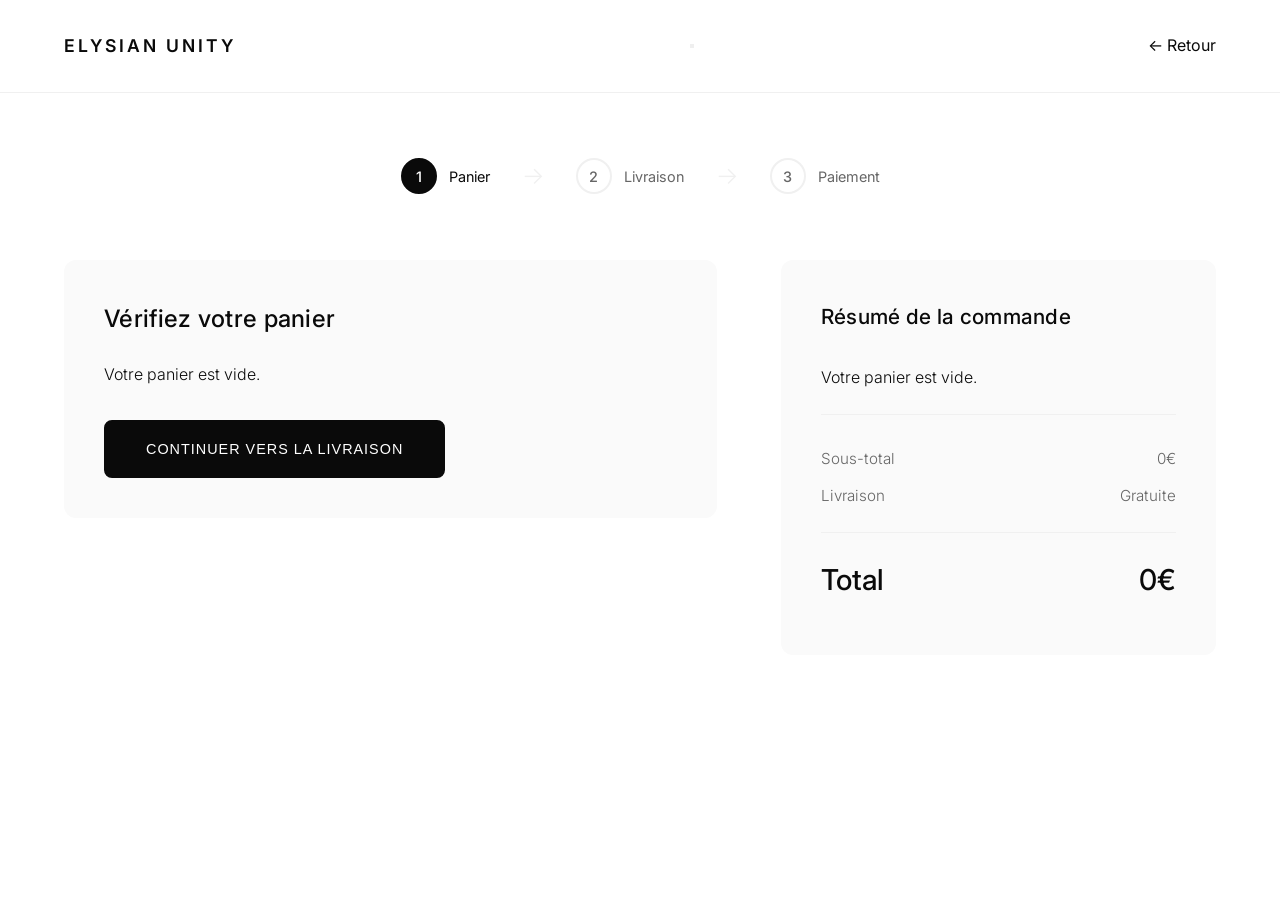
<file: cart/checkout.html>
<!DOCTYPE html>
<html lang="fr">
<head>
    <meta charset="UTF-8">
    <meta name="viewport" content="width=device-width, initial-scale=1.0">
    <meta http-equiv="Content-Security-Policy" content="
        script-src 'self' https://js.stripe.com https://cdn.jsdelivr.net 'unsafe-inline';
        connect-src 'self' https://api.stripe.com https://elysian-unity-backend.onrender.com;
        object-src 'none';
        ">
    <title>Checkout - Elysian Unity</title>
    <link href="https://fonts.googleapis.com/css2?family=Inter:wght@300;400;500;600;700&display=swap" rel="stylesheet">
    <link rel="stylesheet" href="/cart/checkout.css">
    <link rel="icon" type="image/png" href="/public/favicon.png">
</head>
<body>
    <!-- Header -->
    <header>
        <nav>
            <div class="logo">ELYSIAN UNITY</div>
            <button id="nav-toggle" class="hamburger" aria-expanded="false" aria-controls="nav-menu" aria-label="Ouvrir le menu">
                <span class="hamburger-box">
                    <span class="hamburger-inner"></span>
                </span>
            </button>
            <div id="nav-menu" class="nav-menu">
                <a href="/" class="back-link">← Retour</a>
            </div>
        </nav>
    </header>

    <!-- Main Container -->
    <div class="checkout-container">
        <!-- Progress Steps -->
        <div class="progress-steps">
            <div class="step active" id="step1-indicator">
                <span class="step-number">1</span>
                <span>Panier</span>
            </div>
            <span class="step-arrow">→</span>
            <div class="step" id="step2-indicator">
                <span class="step-number">2</span>
                <span>Livraison</span>
            </div>
            <span class="step-arrow">→</span>
            <div class="step" id="step3-indicator">
                <span class="step-number">3</span>
                <span>Paiement</span>
            </div>
        </div>

        <!-- Main Grid -->
        <div class="checkout-grid">
            <!-- Left: Forms -->
            <div class="checkout-main">
                
                <!-- STEP 1: Cart Review -->
                <div class="section" id="step1">
                    <h2 class="section-title">Vérifiez votre panier</h2>
                    
                    <div class="cart-items-list">
                        <!-- Example item (JS will populate) -->
                        <div class="cart-item-mini">
                            <img src="data:image/svg+xml,%3Csvg xmlns='http://www.w3.org/2000/svg' width='60' height='60'%3E%3Crect fill='%23e8e8e8' width='60' height='60'/%3E%3Ctext x='50%25' y='50%25' text-anchor='middle' dy='.3em' fill='%23999' font-size='24'%3E👕%3C/text%3E%3C/svg%3E" alt="Product">
                            <div class="info">
                                <h4>Hoodie Signature Edition</h4>
                                <div class="details">Taille: L • Noir • Qté: 1</div>
                            </div>
                            <div class="price">55€</div>
                        </div>
                    </div>

                    <button class="btn" data-go-step="2">Continuer vers la livraison</button>
                </div>

                <!-- STEP 2: Shipping Info -->
                <div class="section hidden" id="step2">
                    <h2 class="section-title">Informations de livraison</h2>
                    
                    <form id="shippingForm">
                        <div class="field">
                            <label for="fullName">Nom complet *</label>
                            <input type="text" id="fullName" placeholder="Prénom Nom" required>
                        </div>

                        <div class="field-row">
                            <div class="field">
                                <label for="email">Email *</label>
                                <input type="email" id="email" placeholder="exemple@email.com" required>
                            </div>
                            <div class="field">
                                <label for="phone">Téléphone</label>
                                <input type="tel" id="phone" placeholder="06 12 34 56 78">
                            </div>
                        </div>

                        <div class="field">
                            <label for="address">Adresse *</label>
                            <input type="text" id="address" placeholder="Rue, numéro" required>
                        </div>

                        <div class="field-row">
                            <div class="field">
                                <label for="city">Ville *</label>
                                <input type="text" id="city" placeholder="Paris" required>
                            </div>
                            <div class="field">
                                <label for="postal">Code postal *</label>
                                <input type="text" id="postal" placeholder="75001" required>
                            </div>
                        </div>

                        <!-- Discount Section -->

                        <div style="margin-top: 2rem; padding: 1.5rem; background: #f5f9f5; border-radius: 8px; border-left: 4px solid #2e7d32;">
                            <label style="display: flex; align-items: flex-start; gap: 0.75rem; cursor: pointer;">
                                <input type="checkbox" id="isFirstOrder" style="width: 20px; height: 20px; margin-top: 2px; cursor: pointer;">
                                <div>
                                    <div style="font-weight: 500; color: var(--text); margin-bottom: 0.25rem;">Première commande</div>
                                    <div style="font-size: 0.85rem; color: var(--text-muted);">
                                        Bénéficiez de <strong>10% de réduction</strong> sur votre première commande.
                                    </div>
                                </div>
                            </label>
                        </div> 
                        <div style="display: flex; gap: 1rem; margin-top: 2rem;">
                            <button type="button" class="btn btn-secondary" data-go-step="1">← Retour</button>
                            <button type="button" class="btn" data-go-step="3">Continuer vers le paiement</button>
                        </div>
                    </form>
                </div>

                <!-- STEP 3: Payment -->
                <div class="section hidden" id="step3">
                    <h2 class="section-title">Paiement sécurisé</h2>
                    
                    <p style="color: var(--muted); margin-bottom: 1.5rem; font-size: 0.95rem;">
                        Paiement géré par Stripe. Vos informations bancaires ne sont jamais stockées.
                    </p>

                    <form id="paymentForm">
                        <div class="field">
                            <label>Carte bancaire</label>
                            <div id="card-element" class="card-element">
                                <!-- Stripe Element injected here -->
                            </div>
                            <div id="card-errors" style="color: #d32f2f; font-size: 0.85rem; margin-top: 0.5rem;"></div>
                        </div>

                        <div style="display: flex; gap: 1rem; margin-top: 2rem;">
                            <button type="button" class="btn btn-secondary" data-go-step="2">← Retour</button>
                            <button type="submit" class="btn" id="payBtn">Payer maintenant</button>
                        </div>

                        <p style="color: var(--muted); font-size: 0.85rem; margin-top: 1rem; text-align: center;">
                            En cliquant sur "Payer", vous acceptez nos conditions de vente.
                        </p>
                    </form>
                </div>

            </div>

            <!-- Right: Summary -->
            <div class="checkout-summary">
                <h2 class="summary-title">Résumé de la commande</h2>
                <div class="summary-items" id="summaryItems">
                    <!-- JS will populate -->
                </div>
                <div class="summary-row">
                    <span>Sous-total</span>
                    <span id="subtotal">0€</span>
                </div>
                <div class="summary-row" id="firstOrderDiscount" style="display: none;">
                    <span>🎁 Réduction première commande (10%)</span>
                    <span class="discount-value">-0€</span>
                </div>
                <div class="summary-row">
                    <span>Livraison</span>
                    <span id="shipping">4€</span>
                </div>
                <div class="summary-row total">
                    <span>Total</span>
                    <span id="total">0€</span>
                </div>
            </div>
        </div>
    </div>

    <!-- Success Modal -->
    <div class="modal-overlay" id="successModal">
        <div class="modal">
            <h2>🎉 Commande validée !</h2>
            <p>Merci pour votre achat. Vous recevrez un email de confirmation sous peu.</p>
            <button class="btn" id="btnReturnHome">Retour à l'accueil</button>
        </div>
    </div>

    <!-- Set Stripe key -->
    <script>
        window.STRIPE_PUBLISHABLE_KEY = "pk_test_51SUAPzEKOGRXmBxBNsOq0NUEMrarNnXxTa4a9i3x2IJYCYBiQ8HEklmfXH2jAAToyV6PpnUZhqtDkRkRnLEIM5pN00sYptIAup";
    </script>
    <!-- Stripe JS -->
    <script src="https://js.stripe.com/v3/"></script>
    <!-- Inline checkout logic moved to /cart/checkout.js to comply with CSP -->
    <script src="/main.js"></script>
    <script src="/cart/checkout.js"></script>
    <script src="/cart/render-cart.js"></script>
    <script src="/payment/payment.js"></script>

</body>
</html>
</file>
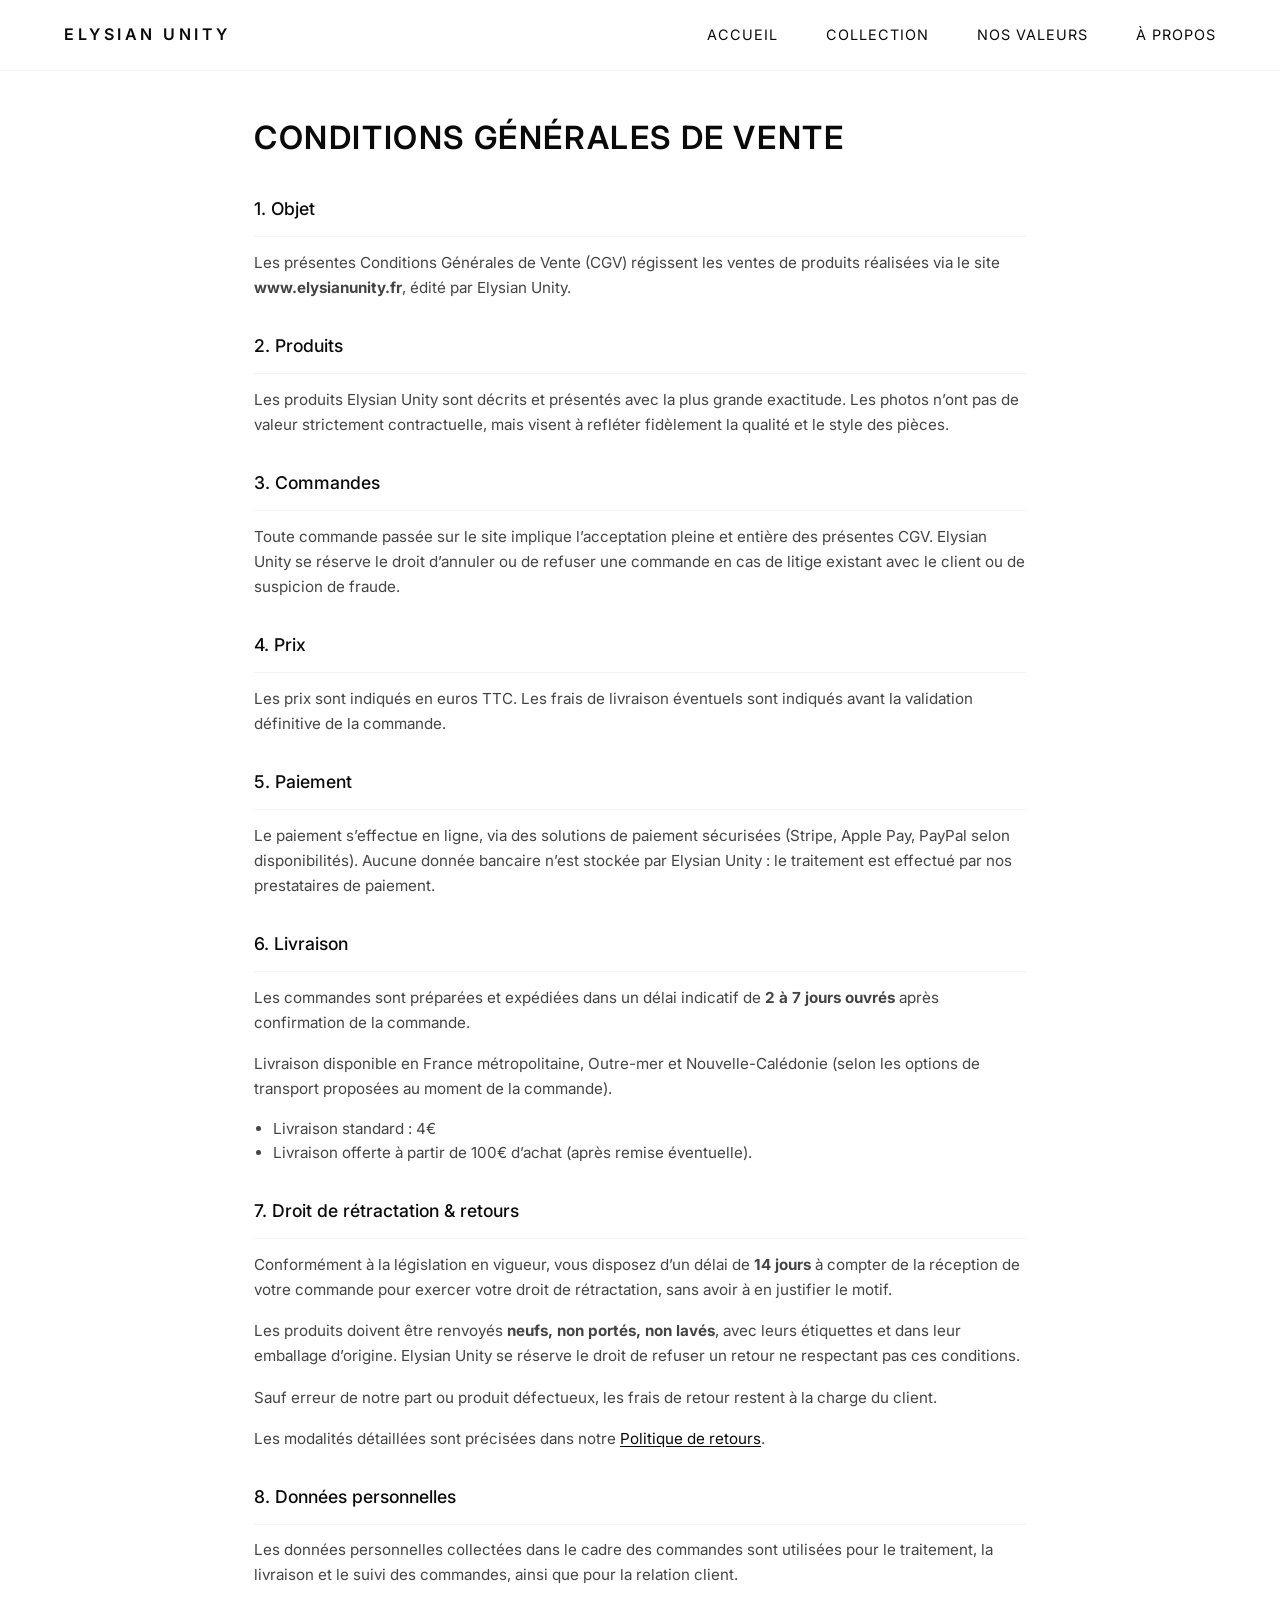
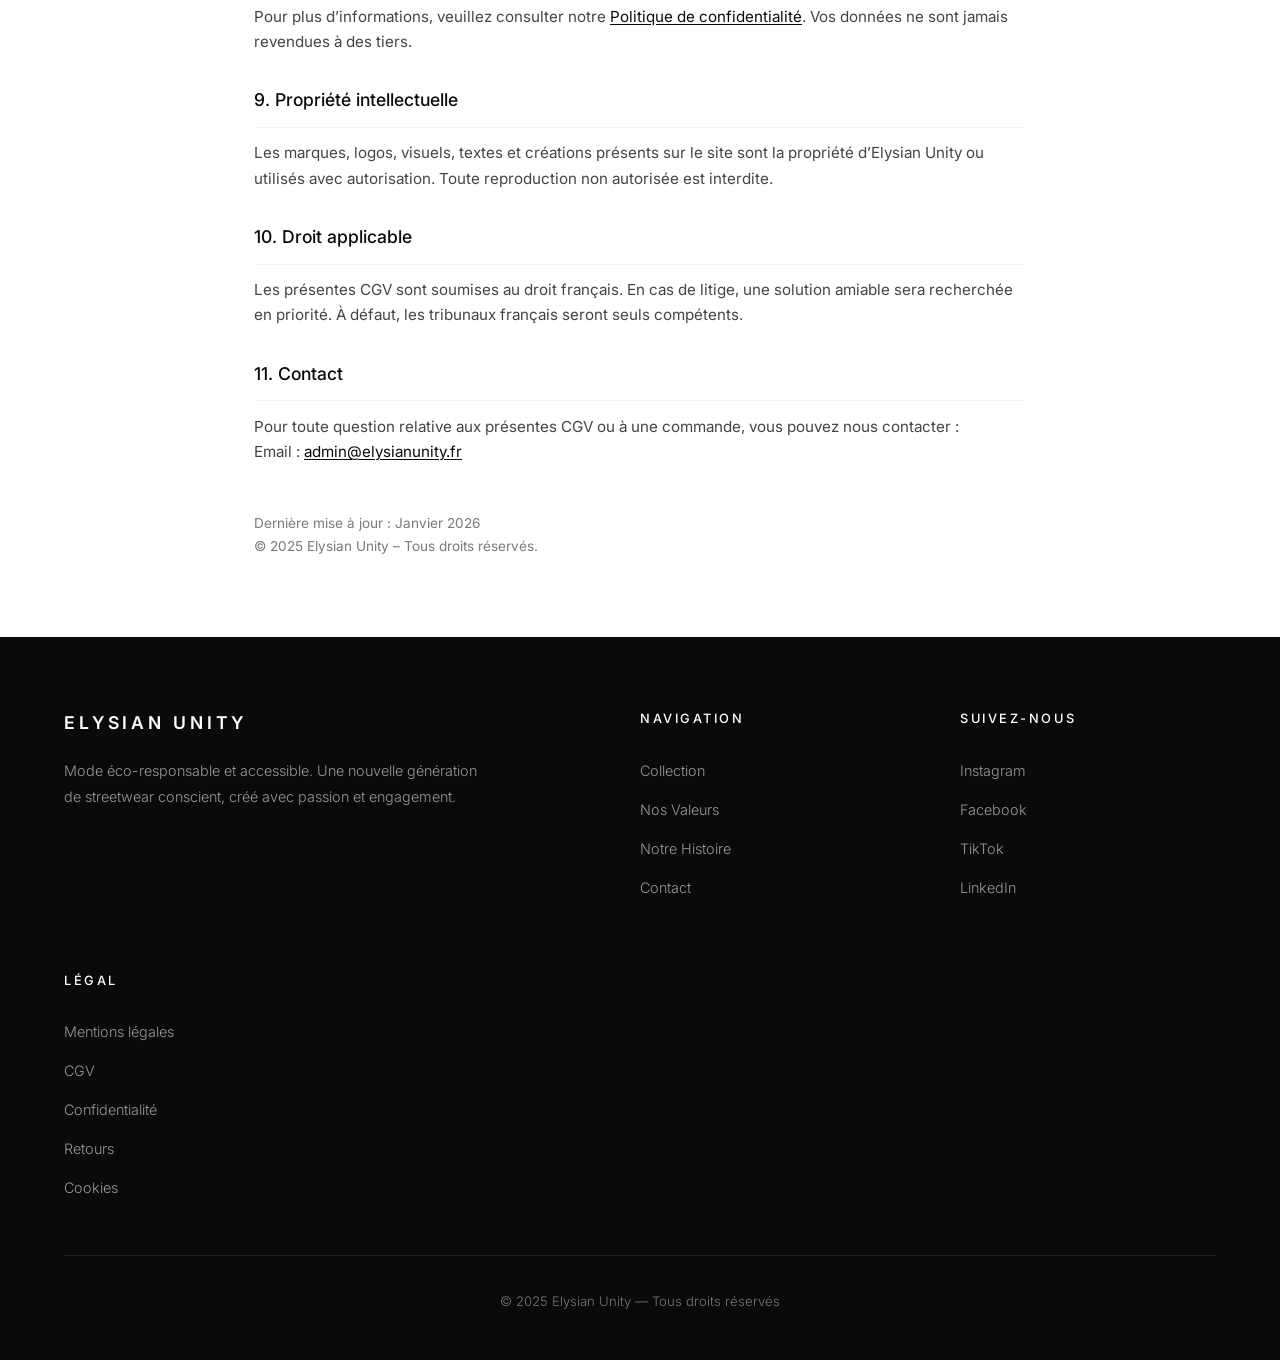
<file: legal/cgv.html>
<!DOCTYPE html>
<html lang="fr">
<head>
    <meta charset="UTF-8">
    <meta name="viewport" content="width=device-width, initial-scale=1.0">
    <title>Conditions Générales de Vente – Elysian Unity</title>
    <link rel="stylesheet" href="./styles.css">
    <link rel="stylesheet" href="/globals.css">
    <link rel="icon" type="image/png" href="/public/favicon.png">
    <link href="https://fonts.googleapis.com/css2?family=Inter:wght@300;400;500;600;700&display=swap" rel="stylesheet">
</head>

<body class="legal-page">

    <!-- Header -->
    <header>
        <nav>
            <div class="logo">ELYSIAN UNITY</div>
            <button id="nav-toggle" class="hamburger" aria-expanded="false">
                <span class="hamburger-box"><span class="hamburger-inner"></span></span>
            </button>
            <div id="nav-menu" class="nav-menu">
                <ul class="nav-links">
                    <li><a href="/">Accueil</a></li>
                    <li><a href="/#collection">Collection</a></li>
                    <li><a href="/#valeurs">Nos Valeurs</a></li>
                    <li><a href="/#about">À Propos</a></li>
                </ul>
            </div>
        </nav>
    </header>

    <!-- Contenu principal -->
    <main>
        <h1>Conditions Générales de Vente</h1>

        <h2>1. Objet</h2>
        <p>
            Les présentes Conditions Générales de Vente (CGV) régissent les ventes de produits réalisées via le site
            <strong>www.elysianunity.fr</strong>, édité par Elysian Unity.
        </p>

        <h2>2. Produits</h2>
        <p>
            Les produits Elysian Unity sont décrits et présentés avec la plus grande exactitude.
            Les photos n’ont pas de valeur strictement contractuelle, mais visent à refléter fidèlement la qualité et le style des pièces.
        </p>

        <h2>3. Commandes</h2>
        <p>
            Toute commande passée sur le site implique l’acceptation pleine et entière des présentes CGV.
            Elysian Unity se réserve le droit d’annuler ou de refuser une commande en cas de litige existant
            avec le client ou de suspicion de fraude.
        </p>

        <h2>4. Prix</h2>
        <p>
            Les prix sont indiqués en euros TTC.  
            Les frais de livraison éventuels sont indiqués avant la validation définitive de la commande.
        </p>

        <h2>5. Paiement</h2>
        <p>
            Le paiement s’effectue en ligne, via des solutions de paiement sécurisées (Stripe, Apple Pay, PayPal selon disponibilités).
            Aucune donnée bancaire n’est stockée par Elysian Unity : le traitement est effectué par nos prestataires de paiement.
        </p>

        <h2>6. Livraison</h2>
        <p>
            Les commandes sont préparées et expédiées dans un délai indicatif de <strong>2 à 7 jours ouvrés</strong>
            après confirmation de la commande.
        </p>
        <p>
            Livraison disponible en France métropolitaine, Outre-mer et Nouvelle-Calédonie (selon les options de transport
            proposées au moment de la commande).
        </p>
        <ul>
            <li>Livraison standard : 4€</li>
            <li>Livraison offerte à partir de 100€ d’achat (après remise éventuelle).</li>
        </ul>

        <h2>7. Droit de rétractation & retours</h2>
        <p>
            Conformément à la législation en vigueur, vous disposez d’un délai de <strong>14 jours</strong> à compter de la réception
            de votre commande pour exercer votre droit de rétractation, sans avoir à en justifier le motif.
        </p>
        <p>
            Les produits doivent être renvoyés <strong>neufs, non portés, non lavés</strong>, avec leurs étiquettes et dans leur emballage
            d’origine. Elysian Unity se réserve le droit de refuser un retour ne respectant pas ces conditions.
        </p>
        <p>
            Sauf erreur de notre part ou produit défectueux, les frais de retour restent à la charge du client.
        </p>
        <p>
            Les modalités détaillées sont précisées dans notre
            <a href="/legal/retours.html">Politique de retours</a>.
        </p>

        <h2>8. Données personnelles</h2>
        <p>
            Les données personnelles collectées dans le cadre des commandes sont utilisées pour le traitement,
            la livraison et le suivi des commandes, ainsi que pour la relation client.
        </p>
        <p>
            Pour plus d’informations, veuillez consulter notre
            <a href="/legal/confidentialite.html">Politique de confidentialité</a>.
            Vos données ne sont jamais revendues à des tiers.
        </p>

        <h2>9. Propriété intellectuelle</h2>
        <p>
            Les marques, logos, visuels, textes et créations présents sur le site sont la propriété d’Elysian Unity ou utilisés
            avec autorisation. Toute reproduction non autorisée est interdite.
        </p>

        <h2>10. Droit applicable</h2>
        <p>
            Les présentes CGV sont soumises au droit français. En cas de litige, une solution amiable sera recherchée
            en priorité. À défaut, les tribunaux français seront seuls compétents.
        </p>

        <h2>11. Contact</h2>
        <p>
            Pour toute question relative aux présentes CGV ou à une commande, vous pouvez nous contacter :<br>
            Email : <a href="mailto:admin@elysianunity.fr">admin@elysianunity.fr</a>
        </p>

        <p style="margin-top:3rem;">
            Dernière mise à jour : Janvier 2026<br>
            © 2025 Elysian Unity – Tous droits réservés.
        </p>
    </main>

    <!-- Footer -->
    <footer>
        <div class="footer-content">
            <div class="footer-brand">
                <h3>ELYSIAN UNITY</h3>
                <p>Mode éco-responsable et accessible. Une nouvelle génération de streetwear conscient, créé avec passion et engagement.</p>
            </div>

            <div class="footer-links">
                <h4>Navigation</h4>
                <ul>
                    <li><a href="/#collection">Collection</a></li>
                    <li><a href="/#valeurs">Nos Valeurs</a></li>
                    <li><a href="/#about">Notre Histoire</a></li>
                    <li><a href="#">Contact</a></li>
                </ul>
            </div>

            <div class="footer-links">
                <h4>Suivez-nous</h4>
                <ul>
                    <li><a href="https://www.instagram.com/elysianunity/">Instagram</a></li>
                    <li><a href="https://www.facebook.com/elysianunity">Facebook</a></li>
                    <li><a href="#">TikTok</a></li>
                    <li><a href="#">LinkedIn</a></li>
                </ul>
            </div>

            <div class="footer-links">
                <h4>Légal</h4>
                <ul>
                    <li><a href="/legal/mentions-legales.html">Mentions légales</a></li>
                    <li><a href="/legal/cgv.html">CGV</a></li>
                    <li><a href="/legal/confidentialite.html">Confidentialité</a></li>
                    <li><a href="/legal/retours.html">Retours</a></li>
                    <li><a href="/legal/cookies.html">Cookies</a></li>
                </ul>
            </div>
        </div>

        <div class="footer-bottom">
            <p>© 2025 Elysian Unity — Tous droits réservés</p>
        </div>
    </footer>

</body>
</html>
</file>
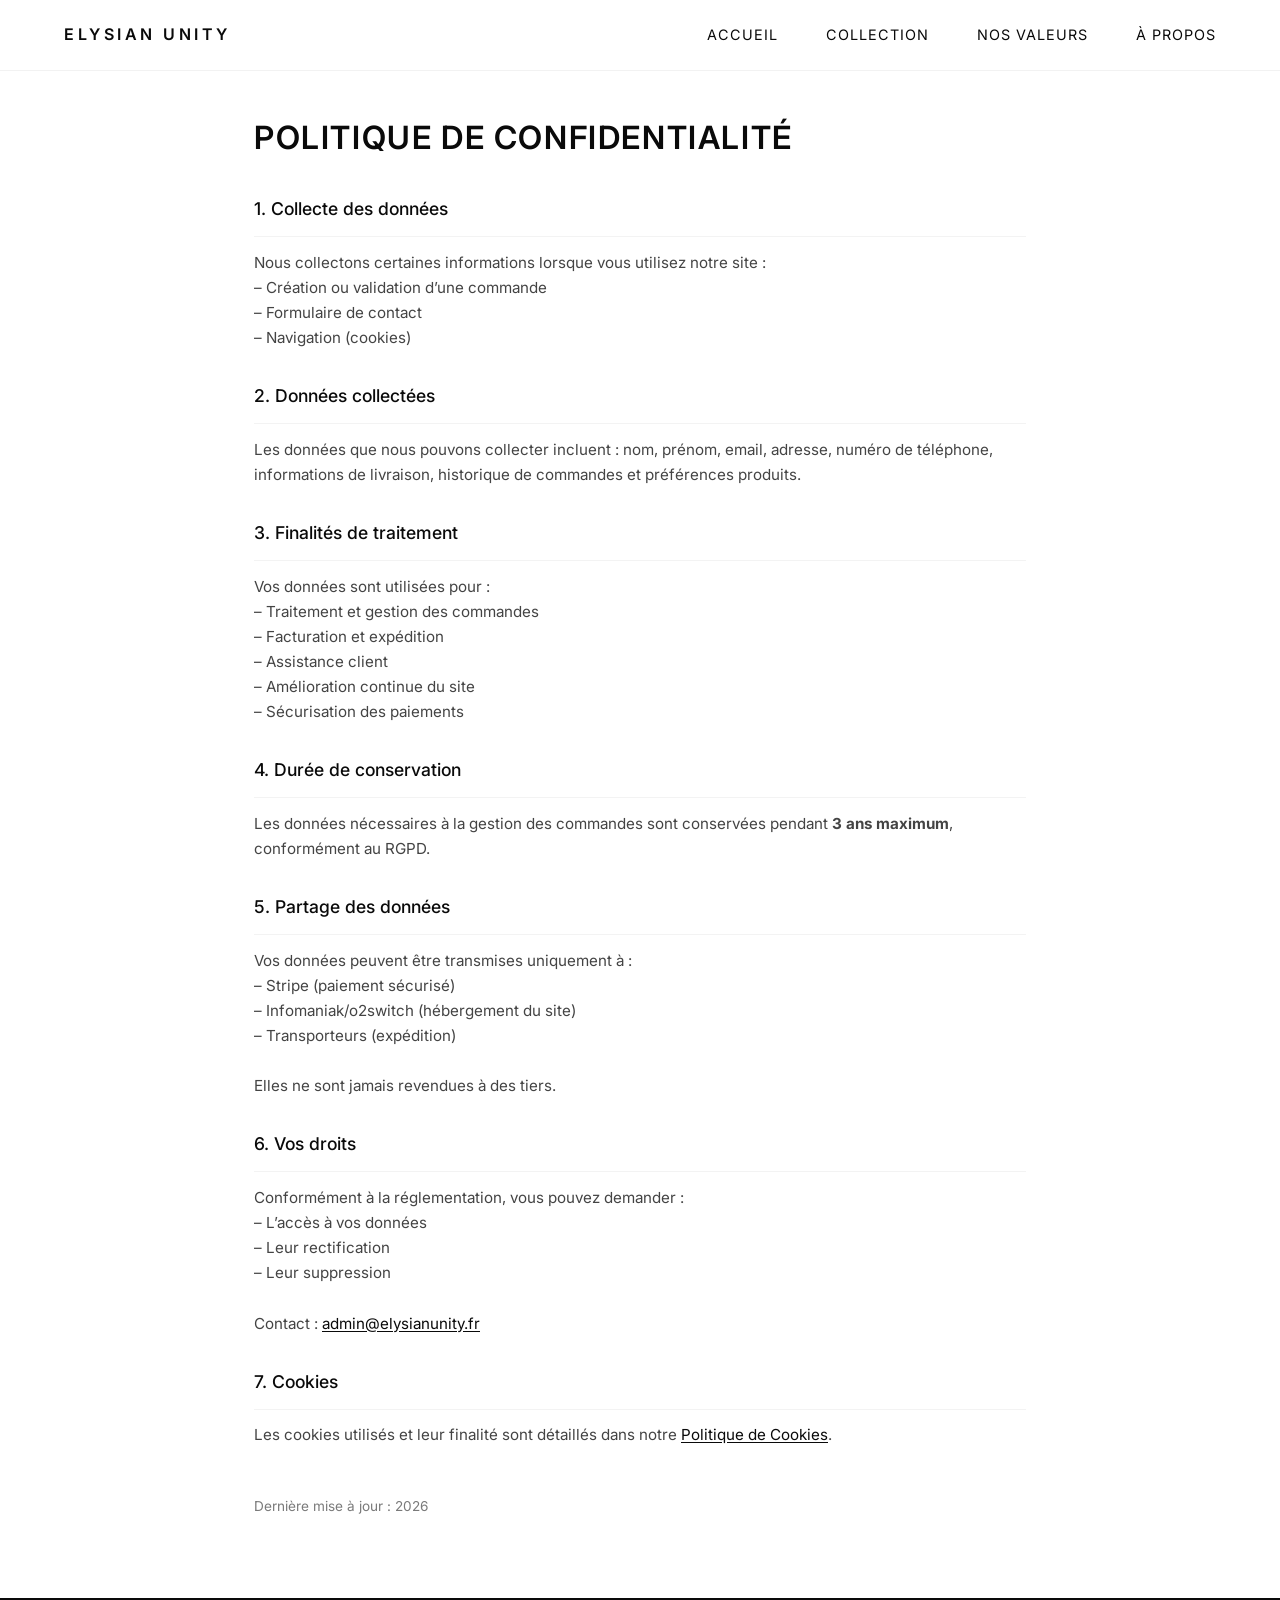
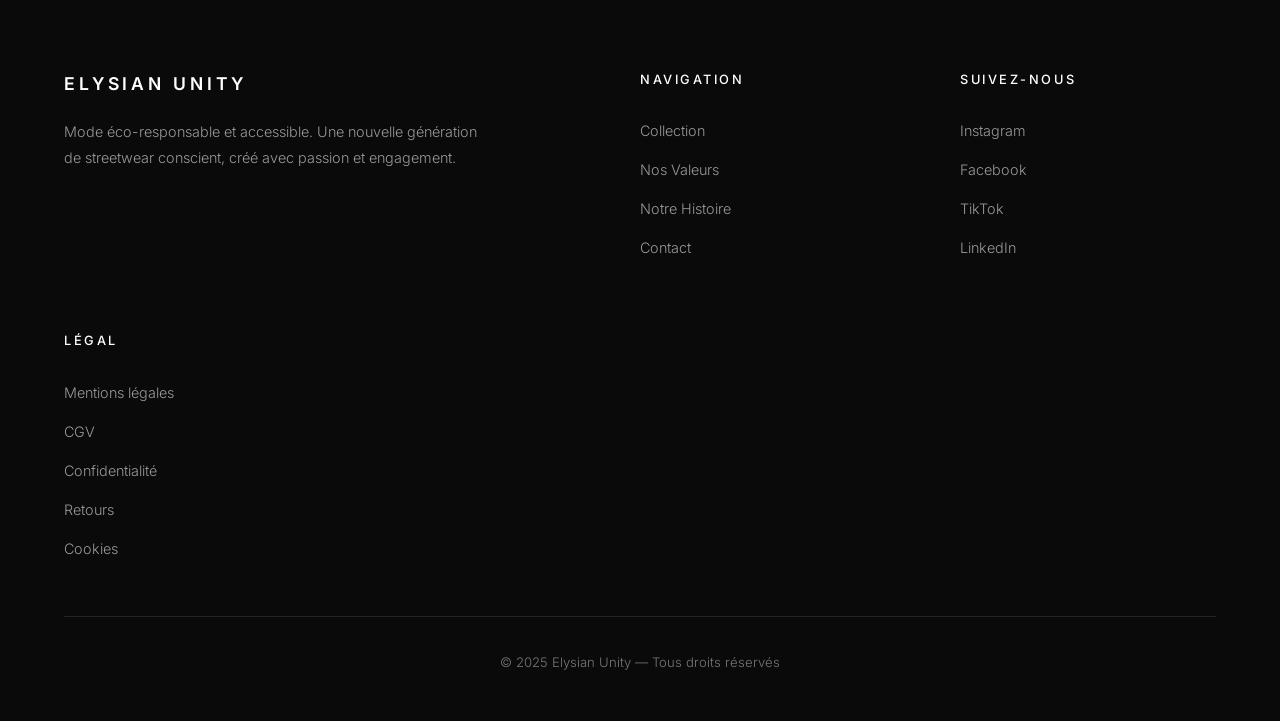
<file: legal/confidentialite.html>
<!DOCTYPE html>
<html lang="fr">
<head>
    <meta charset="UTF-8">
    <meta name="viewport" content="width=device-width, initial-scale=1.0">
    <title>Politique de Confidentialité – Elysian Unity</title>
    <link rel="icon" type="image/png" href="/public/favicon.png">
    <link rel="stylesheet" href="./styles.css">
    <link rel="stylesheet" href="/globals.css">
    <link href="https://fonts.googleapis.com/css2?family=Inter:wght@300;400;500;600;700&display=swap" rel="stylesheet">
</head>

<body class="legal-page">

    <!-- Header minimal -->
    <header>
        <nav>
            <div class="logo">ELYSIAN UNITY</div>
            <button id="nav-toggle" class="hamburger" aria-expanded="false">
                <span class="hamburger-box">
                    <span class="hamburger-inner"></span>
                </span>
            </button>

            <div id="nav-menu" class="nav-menu">
                <ul class="nav-links">
                    <li><a href="/">Accueil</a></li>
                    <li><a href="/#collection">Collection</a></li>
                    <li><a href="/#valeurs">Nos Valeurs</a></li>
                    <li><a href="/#about">À Propos</a></li>
                </ul>
            </div>
        </nav>
    </header>

    <!-- Contenu -->
    <main>
        <h1>Politique de Confidentialité</h1>

        <h2>1. Collecte des données</h2>
        <p>
            Nous collectons certaines informations lorsque vous utilisez notre site :<br>
            – Création ou validation d’une commande<br>
            – Formulaire de contact<br>
            – Navigation (cookies)
        </p>

        <h2>2. Données collectées</h2>
        <p>
            Les données que nous pouvons collecter incluent : nom, prénom, email, adresse,
            numéro de téléphone, informations de livraison, historique de commandes
            et préférences produits.
        </p>

        <h2>3. Finalités de traitement</h2>
        <p>
            Vos données sont utilisées pour :<br>
            – Traitement et gestion des commandes<br>
            – Facturation et expédition<br>
            – Assistance client<br>
            – Amélioration continue du site<br>
            – Sécurisation des paiements
        </p>

        <h2>4. Durée de conservation</h2>
        <p>
            Les données nécessaires à la gestion des commandes sont conservées pendant
            <strong>3 ans maximum</strong>, conformément au RGPD.
        </p>

        <h2>5. Partage des données</h2>
        <p>
            Vos données peuvent être transmises uniquement à :<br>
            – Stripe (paiement sécurisé)<br>
            – Infomaniak/o2switch (hébergement du site)<br>
            – Transporteurs (expédition)<br><br>
            Elles ne sont jamais revendues à des tiers.
        </p>

        <h2>6. Vos droits</h2>
        <p>
            Conformément à la réglementation, vous pouvez demander :<br>
            – L’accès à vos données<br>
            – Leur rectification<br>
            – Leur suppression<br><br>
            Contact : <a href="mailto:admin@elysianunity.fr">admin@elysianunity.fr</a>
        </p>

        <h2>7. Cookies</h2>
        <p>
            Les cookies utilisés et leur finalité sont détaillés dans notre
            <a href="/legal/cookies.html">Politique de Cookies</a>.
        </p>

        <p>Dernière mise à jour : 2026</p>
    </main>

    <!-- Footer -->
    <footer>
        <div class="footer-content">

            <div class="footer-brand">
                <h3>ELYSIAN UNITY</h3>
                <p>Mode éco-responsable et accessible. Une nouvelle génération de streetwear conscient, créé avec passion et engagement.</p>
            </div>

            <div class="footer-links">
                <h4>Navigation</h4>
                <ul>
                    <li><a href="/#collection">Collection</a></li>
                    <li><a href="/#valeurs">Nos Valeurs</a></li>
                    <li><a href="/#about">Notre Histoire</a></li>
                    <li><a href="#">Contact</a></li>
                </ul>
            </div>

            <div class="footer-links">
                <h4>Suivez-nous</h4>
                <ul>
                    <li><a href="https://www.instagram.com/elysianunity/">Instagram</a></li>
                    <li><a href="https://www.facebook.com/elysianunity">Facebook</a></li>
                    <li><a href="#">TikTok</a></li>
                    <li><a href="#">LinkedIn</a></li>
                </ul>
            </div>

            <div class="footer-links">
                <h4>Légal</h4>
                <ul>
                    <li><a href="/legal/mentions-legales.html">Mentions légales</a></li>
                    <li><a href="/legal/cgv.html">CGV</a></li>
                    <li><a href="/legal/confidentialite.html">Confidentialité</a></li>
                    <li><a href="/legal/retours.html">Retours</a></li>
                    <li><a href="/legal/cookies.html">Cookies</a></li>
                </ul>
            </div>

        </div>

        <div class="footer-bottom">
            <p>© 2025 Elysian Unity — Tous droits réservés</p>
        </div>
    </footer>

</body>
</html>
</file>
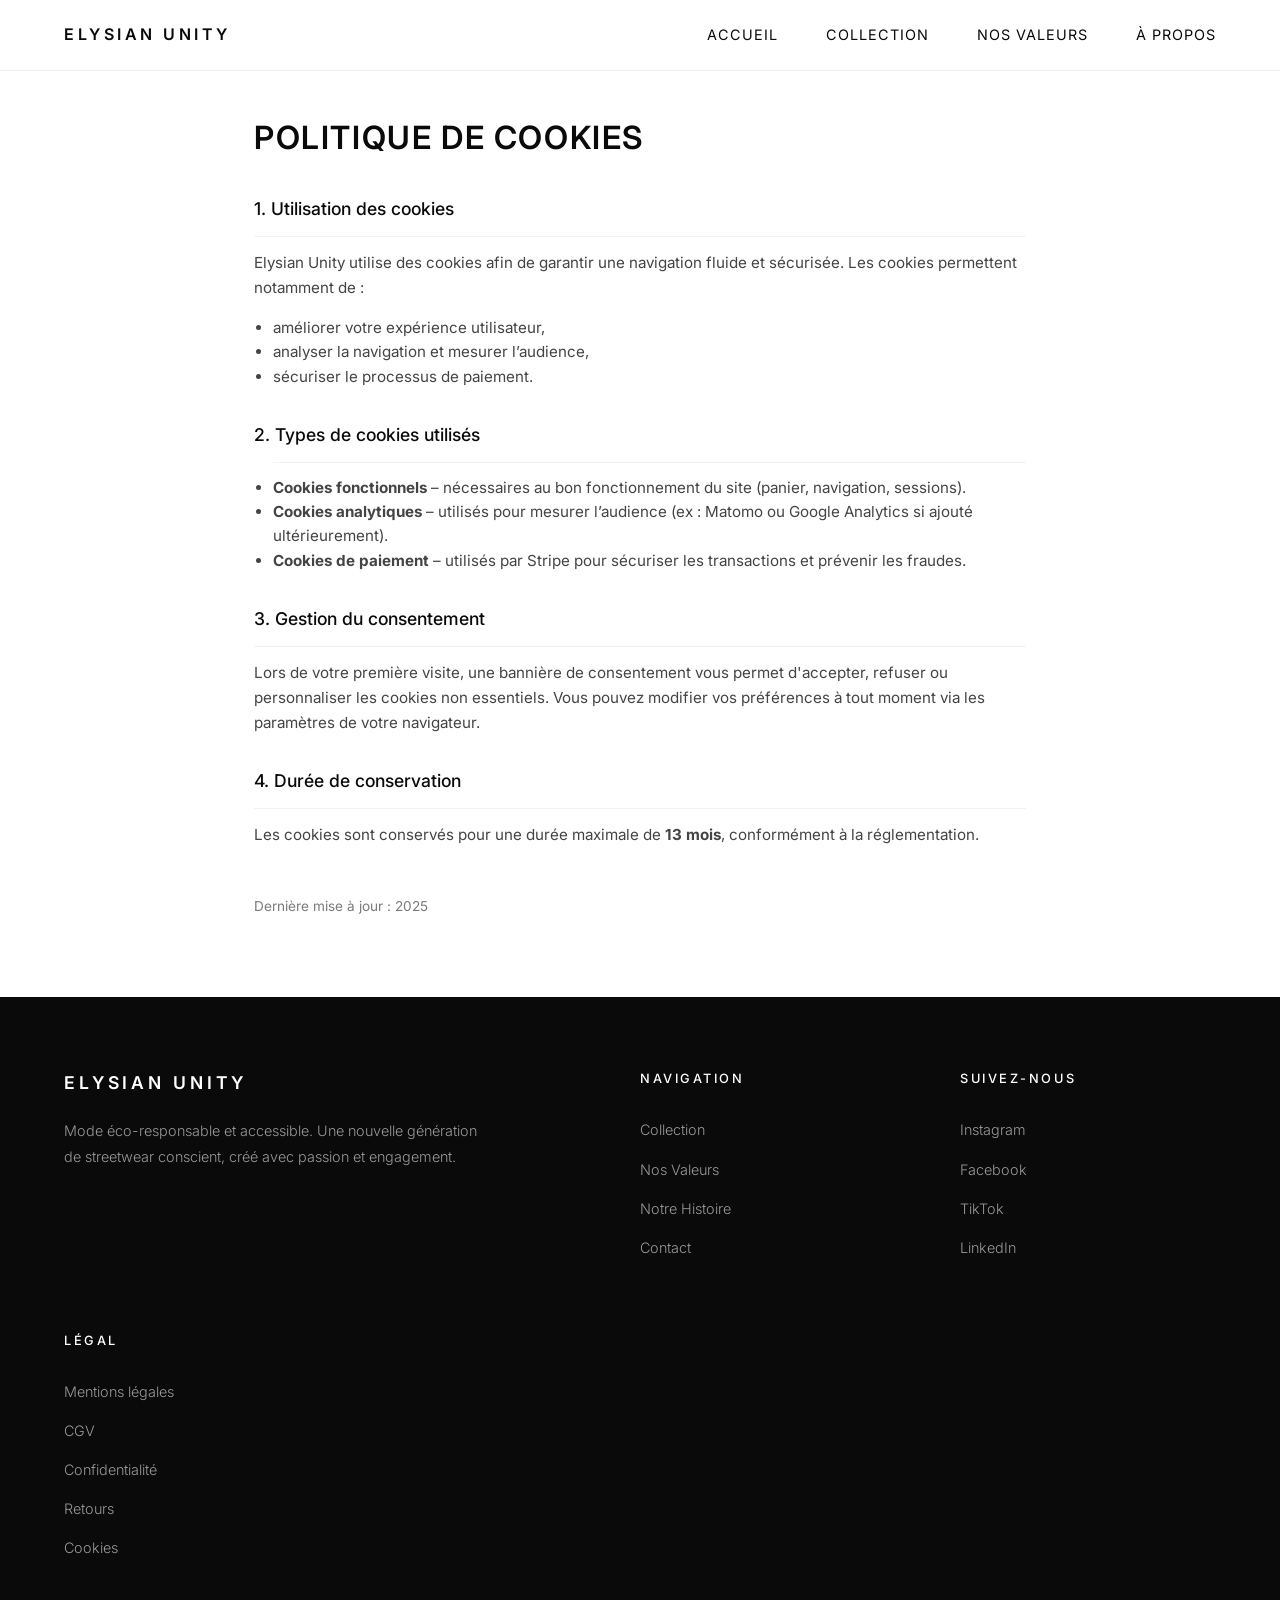
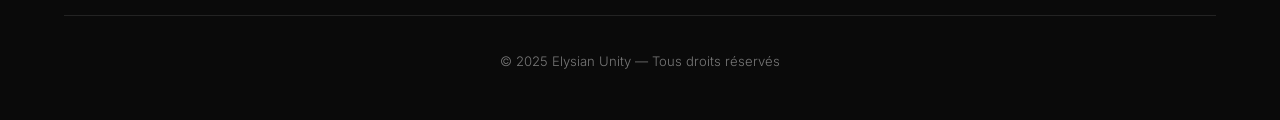
<file: legal/cookies.html>
<!DOCTYPE html>
<html lang="fr">
<head>
    <meta charset="UTF-8">
    <meta name="viewport" content="width=device-width, initial-scale=1.0">
    <title>Politique de Cookies – Elysian Unity</title>

    <link rel="stylesheet" href="./styles.css">
    <link rel="stylesheet" href="/globals.css">
    <link rel="icon" type="image/png" href="/public/favicon.png">
    <link href="https://fonts.googleapis.com/css2?family=Inter:wght@300;400;500;600;700&display=swap" rel="stylesheet">
</head>

<body class="legal-page">

    <!-- Header -->
    <header>
        <nav>
            <div class="logo">ELYSIAN UNITY</div>

            <button id="nav-toggle" class="hamburger" aria-expanded="false">
                <span class="hamburger-box">
                    <span class="hamburger-inner"></span>
                </span>
            </button>

            <div id="nav-menu" class="nav-menu">
                <ul class="nav-links">
                    <li><a href="/">Accueil</a></li>
                    <li><a href="/#collection">Collection</a></li>
                    <li><a href="/#valeurs">Nos Valeurs</a></li>
                    <li><a href="/#about">À Propos</a></li>
                </ul>
            </div>
        </nav>
    </header>


    <!-- Main content -->
    <main>
        <h1>Politique de Cookies</h1>

        <h2>1. Utilisation des cookies</h2>
        <p>
            Elysian Unity utilise des cookies afin de garantir une navigation fluide et sécurisée.
            Les cookies permettent notamment de :
        </p>
        <ul>
            <li>améliorer votre expérience utilisateur,</li>
            <li>analyser la navigation et mesurer l’audience,</li>
            <li>sécuriser le processus de paiement.</li>
        </ul>

        <h2>2. Types de cookies utilisés</h2>
        <ul>
            <li><strong>Cookies fonctionnels</strong> – nécessaires au bon fonctionnement du site (panier, navigation, sessions).</li>
            <li><strong>Cookies analytiques</strong> – utilisés pour mesurer l’audience (ex : Matomo ou Google Analytics si ajouté ultérieurement).</li>
            <li><strong>Cookies de paiement</strong> – utilisés par Stripe pour sécuriser les transactions et prévenir les fraudes.</li>
        </ul>

        <h2>3. Gestion du consentement</h2>
        <p>
            Lors de votre première visite, une bannière de consentement vous permet d'accepter, refuser ou personnaliser les cookies non essentiels.
            Vous pouvez modifier vos préférences à tout moment via les paramètres de votre navigateur.
        </p>

        <h2>4. Durée de conservation</h2>
        <p>
            Les cookies sont conservés pour une durée maximale de <strong>13 mois</strong>, conformément à la réglementation.
        </p>

        <p>Dernière mise à jour : 2025</p>
    </main>


    <!-- Footer -->
    <footer>
        <div class="footer-content">

            <div class="footer-brand">
                <h3>ELYSIAN UNITY</h3>
                <p>Mode éco-responsable et accessible. Une nouvelle génération de streetwear conscient, créé avec passion et engagement.</p>
            </div>

            <div class="footer-links">
                <h4>Navigation</h4>
                <ul>
                    <li><a href="/#collection">Collection</a></li>
                    <li><a href="/#valeurs">Nos Valeurs</a></li>
                    <li><a href="/#about">Notre Histoire</a></li>
                    <li><a href="#">Contact</a></li>
                </ul>
            </div>

            <div class="footer-links">
                <h4>Suivez-nous</h4>
                <ul>
                    <li><a href="https://www.instagram.com/elysianunity/">Instagram</a></li>
                    <li><a href="https://www.facebook.com/elysianunity">Facebook</a></li>
                    <li><a href="#">TikTok</a></li>
                    <li><a href="#">LinkedIn</a></li>
                </ul>
            </div>

            <div class="footer-links">
                <h4>Légal</h4>
                <ul>
                    <li><a href="/legal/mentions-legales.html">Mentions légales</a></li>
                    <li><a href="/legal/cgv.html">CGV</a></li>
                    <li><a href="/legal/confidentialite.html">Confidentialité</a></li>
                    <li><a href="/legal/retours.html">Retours</a></li>
                    <li><a href="/legal/cookies.html">Cookies</a></li>
                </ul>
            </div>

        </div>

        <div class="footer-bottom">
            <p>© 2025 Elysian Unity — Tous droits réservés</p>
        </div>
    </footer>

</body>
</html>
</file>
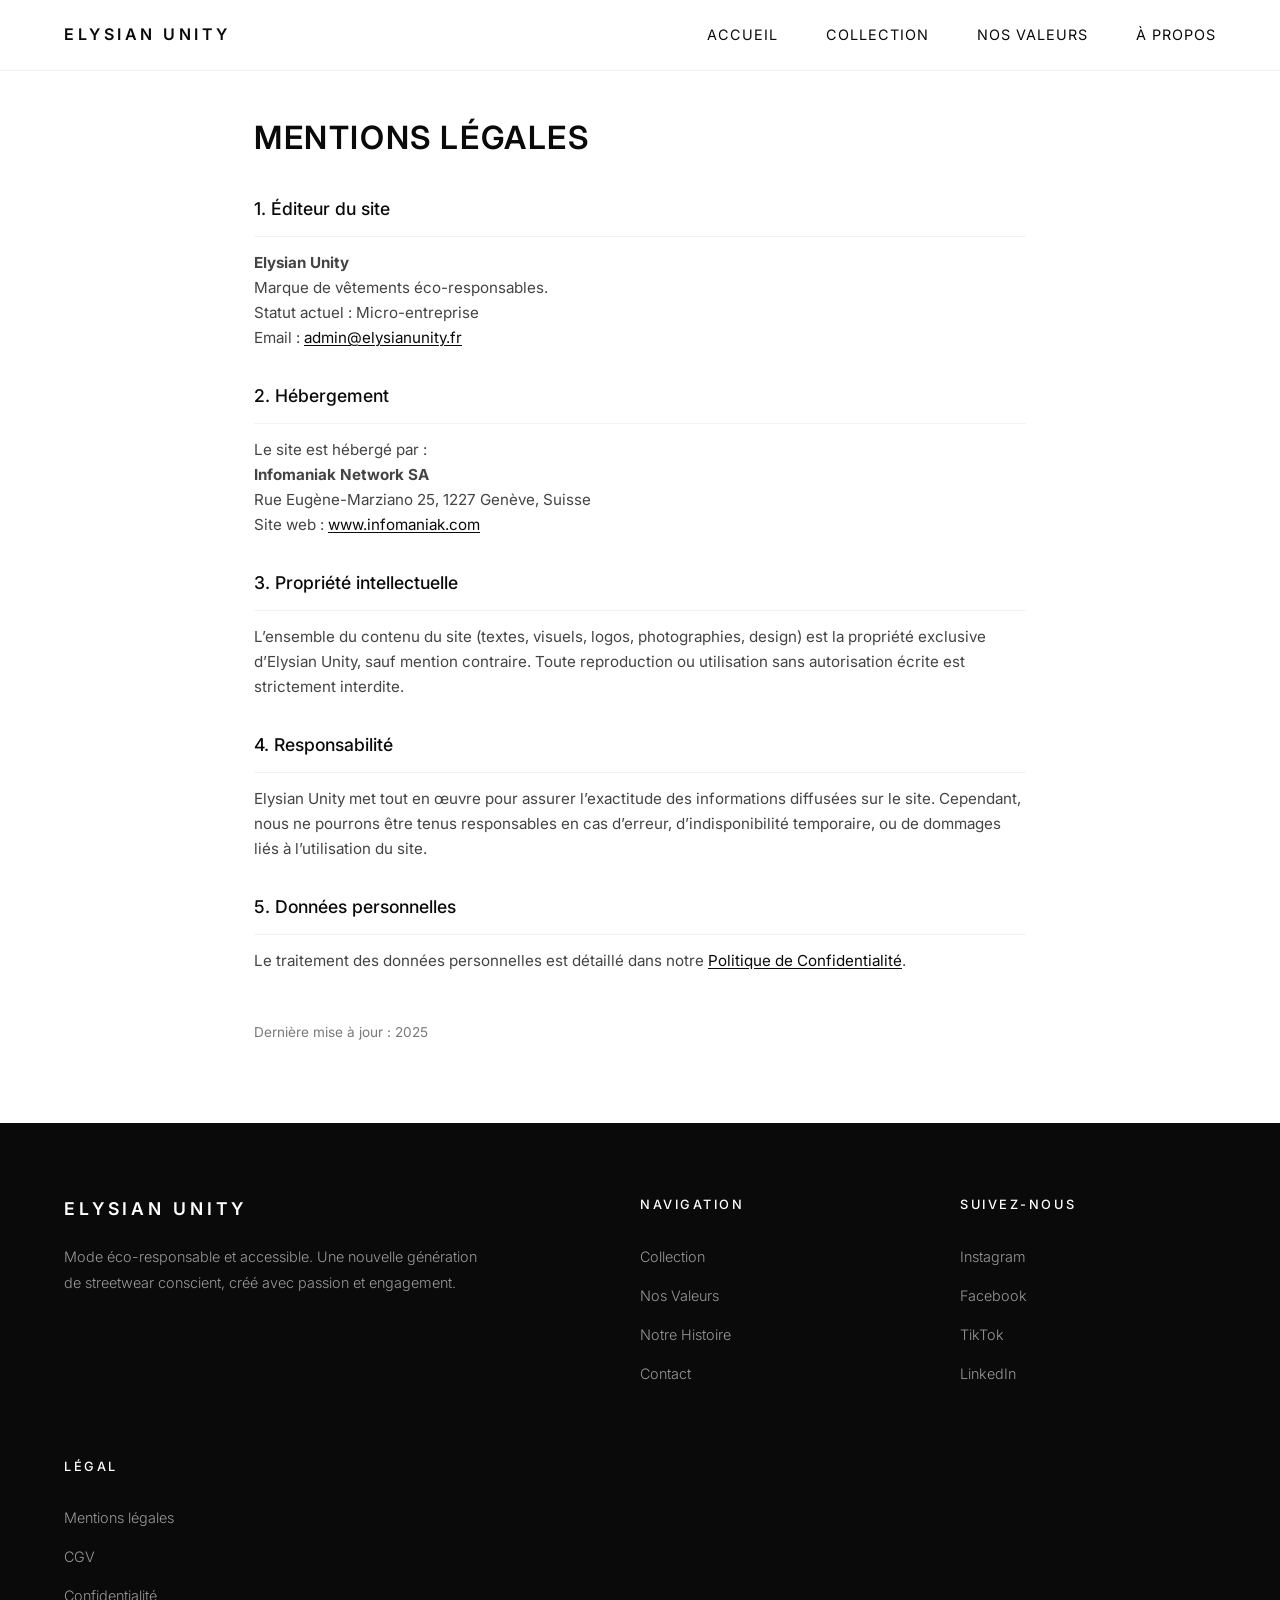
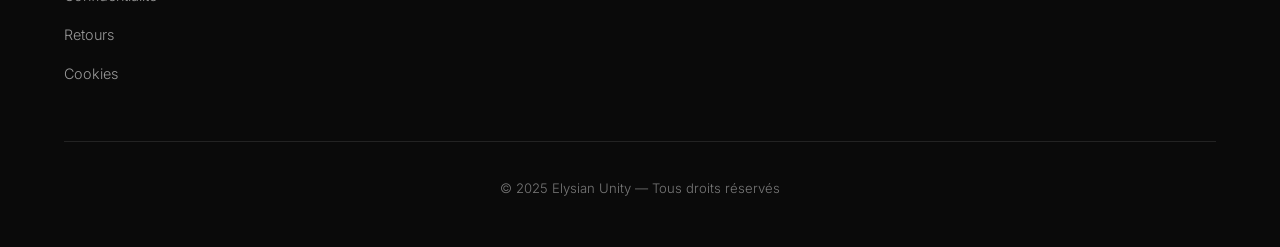
<file: legal/mentions-legales.html>
<!DOCTYPE html>
<html lang="fr">
<head>
    <meta charset="UTF-8">
    <meta name="viewport" content="width=device-width, initial-scale=1.0">
    <title>Mentions Légales – Elysian Unity</title>
    <link rel="stylesheet" href="./styles.css">
    <link rel="stylesheet" href="/globals.css">
    <link rel="icon" type="image/png" href="/public/favicon.png">
    <link href="https://fonts.googleapis.com/css2?family=Inter:wght@300;400;500;600;700&display=swap" rel="stylesheet">
</head>

<body class="legal-page">

    <!-- Header du site -->
    <header>
        <nav>
            <div class="logo">ELYSIAN UNITY</div>

            <button id="nav-toggle" class="hamburger" aria-expanded="false">
                <span class="hamburger-box">
                    <span class="hamburger-inner"></span>
                </span>
            </button>

            <div id="nav-menu" class="nav-menu">
                <ul class="nav-links">
                    <li><a href="/">Accueil</a></li>
                    <li><a href="/#collection">Collection</a></li>
                    <li><a href="/#valeurs">Nos Valeurs</a></li>
                    <li><a href="/#about">À Propos</a></li>
                </ul>
            </div>
        </nav>
    </header>

    <!-- Contenu -->
    <main>
        <h1>Mentions Légales</h1>

        <h2>1. Éditeur du site</h2>
        <p>
            <strong>Elysian Unity</strong><br>
            Marque de vêtements éco-responsables.<br>
            Statut actuel : Micro-entreprise<br>
            Email : <a href="mailto:admin@elysianunity.fr">admin@elysianunity.fr</a><br>
        </p>

        <h2>2. Hébergement</h2>
        <p>
            Le site est hébergé par :<br>
            <strong>Infomaniak Network SA</strong><br>
            Rue Eugène-Marziano 25, 1227 Genève, Suisse<br>
            Site web : <a href="https://www.infomaniak.com" target="_blank">www.infomaniak.com</a>
        </p>

        <h2>3. Propriété intellectuelle</h2>
        <p>
            L’ensemble du contenu du site (textes, visuels, logos, photographies, design) est la propriété exclusive d’Elysian Unity,
            sauf mention contraire. Toute reproduction ou utilisation sans autorisation écrite est strictement interdite.
        </p>

        <h2>4. Responsabilité</h2>
        <p>
            Elysian Unity met tout en œuvre pour assurer l’exactitude des informations diffusées sur le site.
            Cependant, nous ne pourrons être tenus responsables en cas d’erreur, d’indisponibilité temporaire,
            ou de dommages liés à l’utilisation du site.
        </p>

        <h2>5. Données personnelles</h2>
        <p>
            Le traitement des données personnelles est détaillé dans notre
            <a href="/legal/confidentialite.html">Politique de Confidentialité</a>.
        </p>

        <p>Dernière mise à jour : 2025</p>
    </main>

    <!-- Footer identique à ton site -->
    <footer>
        <div class="footer-content">

            <div class="footer-brand">
                <h3>ELYSIAN UNITY</h3>
                <p>Mode éco-responsable et accessible. Une nouvelle génération de streetwear conscient, créé avec passion et engagement.</p>
            </div>

            <div class="footer-links">
                <h4>Navigation</h4>
                <ul>
                    <li><a href="/#collection">Collection</a></li>
                    <li><a href="/#valeurs">Nos Valeurs</a></li>
                    <li><a href="/#about">Notre Histoire</a></li>
                    <li><a href="#">Contact</a></li>
                </ul>
            </div>

            <div class="footer-links">
                <h4>Suivez-nous</h4>
                <ul>
                    <li><a href="https://www.instagram.com/elysianunity/">Instagram</a></li>
                    <li><a href="https://www.facebook.com/elysianunity">Facebook</a></li>
                    <li><a href="#">TikTok</a></li>
                    <li><a href="#">LinkedIn</a></li>
                </ul>
            </div>

            <div class="footer-links">
                <h4>Légal</h4>
                <ul>
                    <li><a href="/legal/mentions-legales.html">Mentions légales</a></li>
                    <li><a href="/legal/cgv.html">CGV</a></li>
                    <li><a href="/legal/confidentialite.html">Confidentialité</a></li>
                    <li><a href="/legal/retours.html">Retours</a></li>
                    <li><a href="/legal/cookies.html">Cookies</a></li>
                </ul>
            </div>

        </div>

        <div class="footer-bottom">
            <p>© 2025 Elysian Unity — Tous droits réservés</p>
        </div>
    </footer>

</body>
</html>
</file>
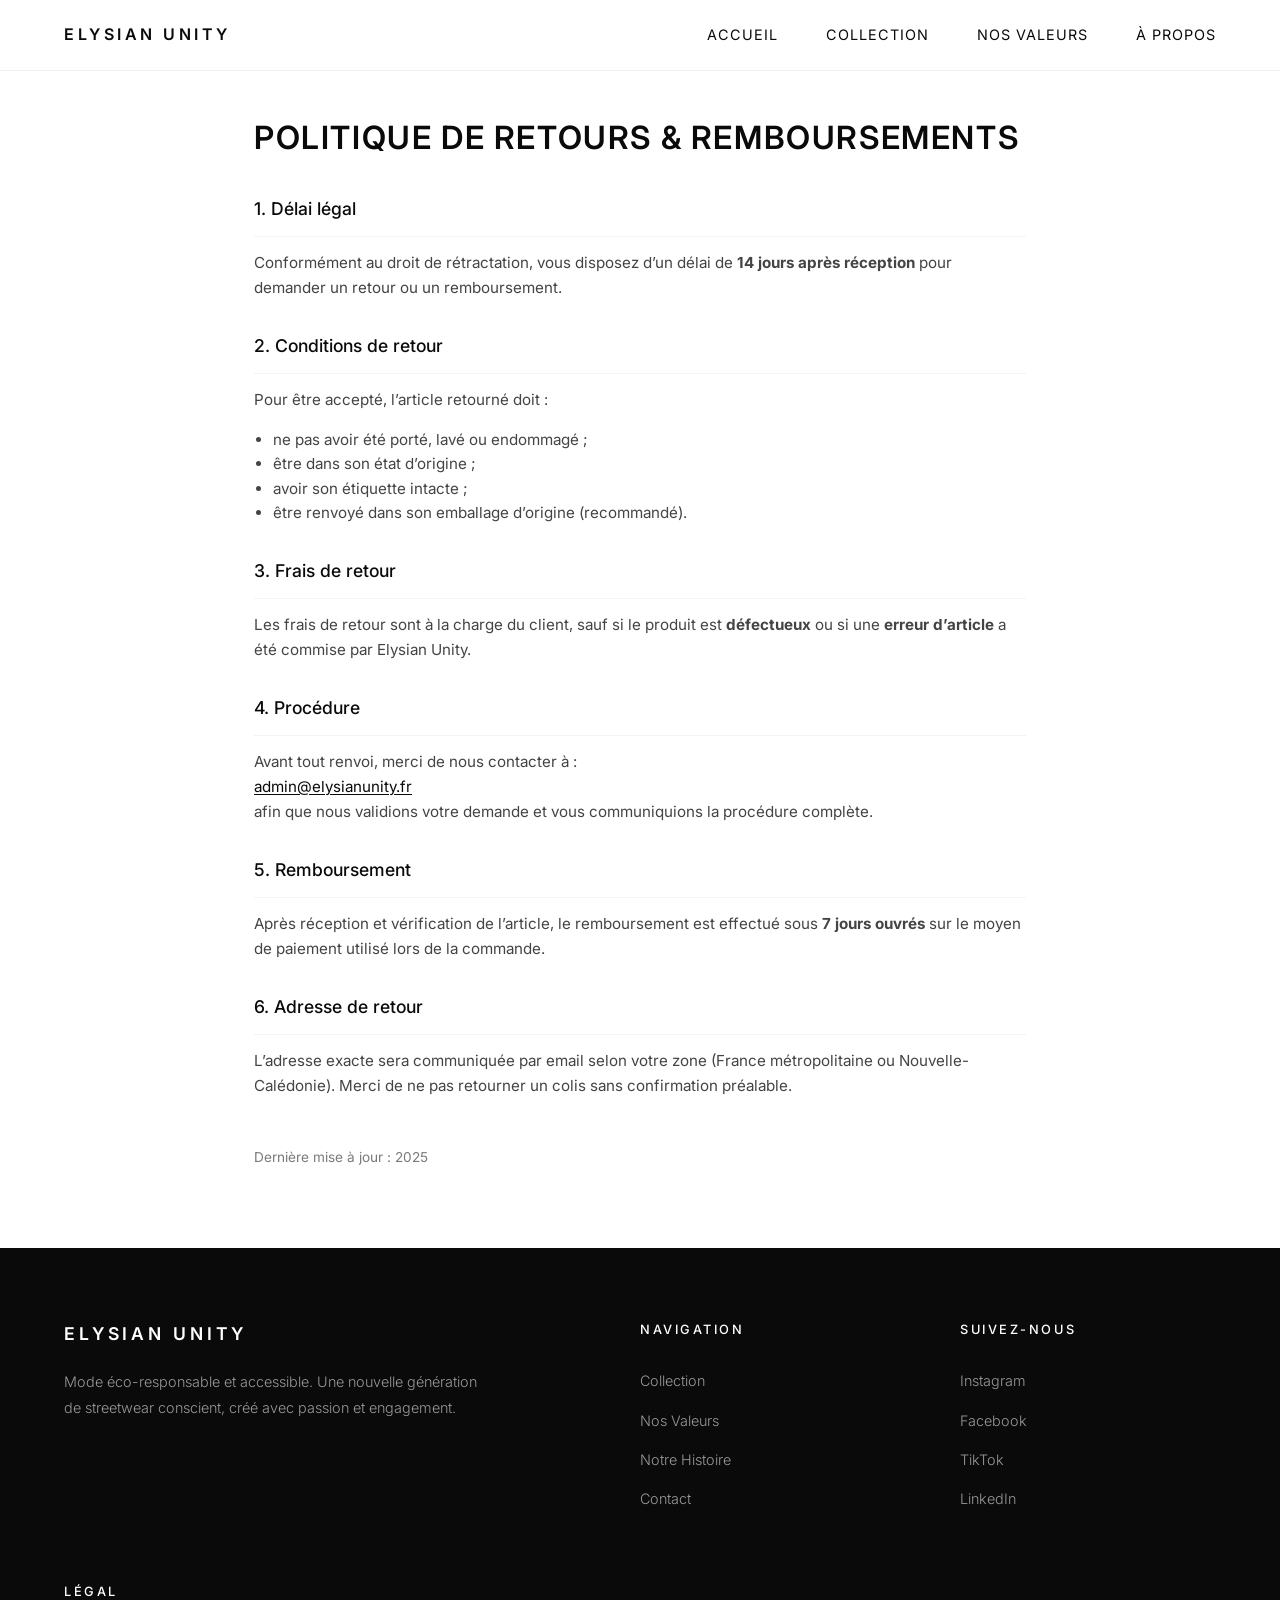
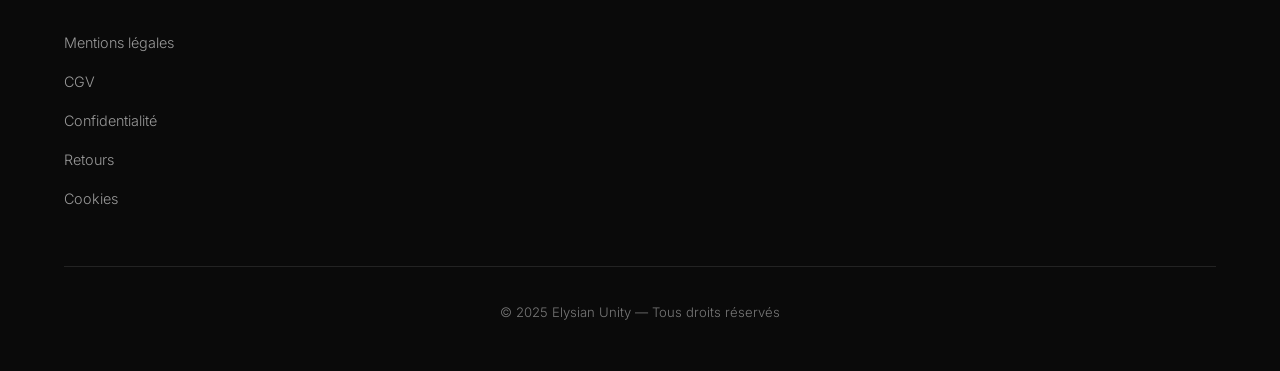
<file: legal/retours.html>
<!DOCTYPE html>
<html lang="fr">
<head>
    <meta charset="UTF-8">
    <meta name="viewport" content="width=device-width, initial-scale=1.0">
    <title>Politique de Retours – Elysian Unity</title>

    <link rel="stylesheet" href="./styles.css">
    <link rel="stylesheet" href="/globals.css">
    <link rel="icon" type="image/png" href="/public/favicon.png">
    <link href="https://fonts.googleapis.com/css2?family=Inter:wght@300;400;500;600;700&display=swap" rel="stylesheet">
</head>

<body class="legal-page">

    <!-- Header -->
    <header>
        <nav>
            <div class="logo">ELYSIAN UNITY</div>

            <button id="nav-toggle" class="hamburger" aria-expanded="false">
                <span class="hamburger-box">
                    <span class="hamburger-inner"></span>
                </span>
            </button>

            <div id="nav-menu" class="nav-menu">
                <ul class="nav-links">
                    <li><a href="/">Accueil</a></li>
                    <li><a href="/#collection">Collection</a></li>
                    <li><a href="/#valeurs">Nos Valeurs</a></li>
                    <li><a href="/#about">À Propos</a></li>
                </ul>
            </div>
        </nav>
    </header>


    <!-- Main content -->
    <main>
        <h1>Politique de Retours & Remboursements</h1>

        <h2>1. Délai légal</h2>
        <p>
            Conformément au droit de rétractation, vous disposez d’un délai de 
            <strong>14 jours après réception</strong> pour demander un retour ou un remboursement.
        </p>

        <h2>2. Conditions de retour</h2>
        <p>Pour être accepté, l’article retourné doit :</p>
        <ul>
            <li>ne pas avoir été porté, lavé ou endommagé ;</li>
            <li>être dans son état d’origine ;</li>
            <li>avoir son étiquette intacte ;</li>
            <li>être renvoyé dans son emballage d’origine (recommandé).</li>
        </ul>

        <h2>3. Frais de retour</h2>
        <p>
            Les frais de retour sont à la charge du client, sauf si le produit est
            <strong>défectueux</strong> ou si une <strong>erreur d’article</strong> a été commise par Elysian Unity.
        </p>

        <h2>4. Procédure</h2>
        <p>
            Avant tout renvoi, merci de nous contacter à :<br>
            <a href="mailto:admin@elysianunity.fr">admin@elysianunity.fr</a><br>
            afin que nous validions votre demande et vous communiquions la procédure complète.
        </p>

        <h2>5. Remboursement</h2>
        <p>
            Après réception et vérification de l’article, le remboursement est effectué
            sous <strong>7 jours ouvrés</strong> sur le moyen de paiement utilisé lors de la commande.
        </p>

        <h2>6. Adresse de retour</h2>
        <p>
            L’adresse exacte sera communiquée par email selon votre zone (France métropolitaine ou Nouvelle-Calédonie).  
            Merci de ne pas retourner un colis sans confirmation préalable.
        </p>

        <p>Dernière mise à jour : 2025</p>
    </main>


    <!-- Footer -->
    <footer>
        <div class="footer-content">

            <div class="footer-brand">
                <h3>ELYSIAN UNITY</h3>
                <p>Mode éco-responsable et accessible. Une nouvelle génération de streetwear conscient, créé avec passion et engagement.</p>
            </div>

            <div class="footer-links">
                <h4>Navigation</h4>
                <ul>
                    <li><a href="/#collection">Collection</a></li>
                    <li><a href="/#valeurs">Nos Valeurs</a></li>
                    <li><a href="/#about">Notre Histoire</a></li>
                    <li><a href="#">Contact</a></li>
                </ul>
            </div>

            <div class="footer-links">
                <h4>Suivez-nous</h4>
                <ul>
                    <li><a href="https://www.instagram.com/elysianunity/">Instagram</a></li>
                    <li><a href="https://www.facebook.com/elysianunity">Facebook</a></li>
                    <li><a href="#">TikTok</a></li>
                    <li><a href="#">LinkedIn</a></li>
                </ul>
            </div>

            <div class="footer-links">
                <h4>Légal</h4>
                <ul>
                    <li><a href="/legal/mentions-legales.html">Mentions légales</a></li>
                    <li><a href="/legal/cgv.html">CGV</a></li>
                    <li><a href="/legal/confidentialite.html">Confidentialité</a></li>
                    <li><a href="/legal/retours.html">Retours</a></li>
                    <li><a href="/legal/cookies.html">Cookies</a></li>
                </ul>
            </div>

        </div>

        <div class="footer-bottom">
            <p>© 2025 Elysian Unity — Tous droits réservés</p>
        </div>
    </footer>

</body>
</html>
</file>
<file: cart/checkout.css>
* {
            box-sizing: border-box;
            margin: 0;
            padding: 0;
        }

        :root {
            --text: #0a0a0a;
            --muted: #666;
            --bg: #ffffff;
            --bg-subtle: #fafafa;
            --border: #f0f0f0;
            --accent: #0a0a0a;
            --success: #2e7d32;
        }

        body {
            font-family: 'Inter', sans-serif;
            background: var(--bg);
            color: var(--text);
            line-height: 1.6;
            font-weight: 300;
        }

        /* Header */
        header {
            background: rgba(255, 255, 255, 0.95);
            backdrop-filter: blur(20px);
            padding: 2rem 5%;
            border-bottom: 1px solid var(--border);
        }

        nav {
            display: flex;
            justify-content: space-between;
            align-items: center;
            max-width: 1400px;
            margin: 0 auto;
        }

        .logo {
            font-size: 1.1rem;
            font-weight: 600;
            letter-spacing: 3px;
            text-transform: uppercase;
        }

        .back-link {
            color: var(--text);
            text-decoration: none;
            font-weight: 400;
            transition: opacity 0.3s;
        }

        .back-link:hover {
            opacity: 0.6;
        }

        /* Container */
        .checkout-container {
            max-width: 1400px;
            margin: 0 auto;
            padding: 4rem 5%;
        }

        /* Progress Steps */
        .progress-steps {
            display: flex;
            justify-content: center;
            align-items: center;
            gap: 2rem;
            margin-bottom: 4rem;
        }

        .step {
            display: flex;
            align-items: center;
            gap: 0.75rem;
            color: var(--muted);
            font-size: 0.9rem;
            font-weight: 400;
        }

        .step-number {
            width: 36px;
            height: 36px;
            border-radius: 50%;
            border: 2px solid var(--border);
            display: flex;
            align-items: center;
            justify-content: center;
            font-weight: 500;
        }

        .step.active {
            color: var(--text);
        }

        .step.active .step-number {
            background: var(--accent);
            color: white;
            border-color: var(--accent);
        }

        .step.completed .step-number {
            background: var(--success);
            color: white;
            border-color: var(--success);
        }

        .step-arrow {
            color: var(--border);
            font-size: 1.5rem;
        }

        /* Main Grid */
        .checkout-grid {
            display: grid;
            grid-template-columns: 1.5fr 1fr;
            gap: 4rem;
            align-items: start;
        }

        /* Left Column - Forms */
        .checkout-main {
            display: flex;
            flex-direction: column;
            gap: 2rem;
        }

        .section {
            background: var(--bg-subtle);
            padding: 2.5rem;
            border-radius: 12px;
        }

        .section.hidden {
            display: none;
        }

        .section-title {
            font-size: 1.5rem;
            font-weight: 500;
            margin-bottom: 1.5rem;
            letter-spacing: 0.3px;
        }

        /* Form Fields */
        .field {
            margin-bottom: 1.25rem;
        }

        .field label {
            display: block;
            font-size: 0.9rem;
            margin-bottom: 0.5rem;
            color: var(--muted);
            font-weight: 400;
        }

        .field input,
        .field textarea {
            width: 100%;
            padding: 1rem;
            border: 1px solid var(--border);
            border-radius: 8px;
            font-size: 1rem;
            font-family: inherit;
            background: white;
            transition: border-color 0.3s;
        }

        .field input:focus,
        .field textarea:focus {
            outline: none;
            border-color: var(--accent);
        }

        .field-row {
            display: grid;
            grid-template-columns: 1fr 1fr;
            gap: 1rem;
        }

        /* Cart Items in Step 1 */
        .cart-items-list {
            display: flex;
            flex-direction: column;
            gap: 1rem;
            margin-bottom: 2rem;
        }

        .cart-item-mini {
            display: flex;
            align-items: center;
            gap: 1rem;
            padding: 1rem;
            background: white;
            border-radius: 8px;
        }

        .cart-item-mini img {
            width: 60px;
            height: 60px;
            object-fit: cover;
            border-radius: 6px;
            background: #e8e8e8;
        }

        .cart-item-mini .info {
            flex: 1;
        }

        .cart-item-mini .info h4 {
            font-size: 1rem;
            font-weight: 500;
            margin-bottom: 0.25rem;
        }

        .cart-item-mini .info .details {
            font-size: 0.85rem;
            color: var(--muted);
        }

        .cart-item-mini .price {
            font-weight: 500;
        }

        /* Buttons */
        .btn {
            padding: 1.2rem 2.5rem;
            background: var(--accent);
            color: white;
            border: 2px solid var(--accent);
            border-radius: 8px;
            font-size: 0.9rem;
            font-weight: 500;
            letter-spacing: 1px;
            text-transform: uppercase;
            cursor: pointer;
            transition: all 0.4s;
        }

        .btn:hover {
            background: white;
            color: var(--accent);
        }

        .btn-secondary {
            background: white;
            color: var(--accent);
            border: 2px solid var(--border);
        }

        .btn-secondary:hover {
            border-color: var(--accent);
        }

        /* Right Column - Summary */
        .checkout-summary {
            position: sticky;
            top: 120px;
            background: var(--bg-subtle);
            padding: 2.5rem;
            border-radius: 12px;
        }

        .summary-title {
            font-size: 1.3rem;
            font-weight: 500;
            margin-bottom: 2rem;
            letter-spacing: 0.3px;
        }

        .summary-items {
            margin-bottom: 2rem;
            padding-bottom: 1.5rem;
            border-bottom: 1px solid var(--border);
        }

        .summary-item {
            display: flex;
            justify-content: space-between;
            margin-bottom: 1rem;
            font-size: 0.95rem;
        }

        .summary-row {
            display: flex;
            justify-content: space-between;
            margin-bottom: 0.75rem;
            color: var(--muted);
            font-size: 0.95rem;
        }

        .summary-row.total {
            font-size: 1.8rem;
            font-weight: 500;
            color: var(--text);
            margin-top: 1.5rem;
            padding-top: 1.5rem;
            border-top: 1px solid var(--border);
        }

        /* Student discount row styling */
        #studentDiscount {
            display: flex !important;
            justify-content: space-between;
            margin-bottom: 0.75rem;
            color: #2e7d32;
            font-weight: 500;
            font-size: 0.95rem;
        }

        #studentDiscount.hidden {
            display: none !important;
        }

        .student-badge {
            display: inline-block;
            padding: 0.4rem 1rem;
            background: var(--success);
            color: white;
            border-radius: 20px;
            font-size: 0.8rem;
            font-weight: 500;
            margin-top: 1rem;
        }

        /* Stripe Card Element */
        .card-element {
            padding: 1rem;
            border: 1px solid var(--border);
            border-radius: 8px;
            background: white;
        }

        /* Success Modal */
        .modal-overlay {
            position: fixed;
            inset: 0;
            background: rgba(0, 0, 0, 0.5);
            display: none;
            align-items: center;
            justify-content: center;
            z-index: 9999;
        }

        .modal-overlay.show {
            display: flex;
        }

        .modal {
            background: white;
            padding: 3rem;
            border-radius: 12px;
            max-width: 500px;
            text-align: center;
        }

        .modal h2 {
            font-size: 2rem;
            font-weight: 500;
            margin-bottom: 1rem;
        }

        .modal p {
            color: var(--muted);
            margin-bottom: 2rem;
        }

        /* Responsive */
        @media (max-width: 1024px) {
            .checkout-grid {
                grid-template-columns: 1fr;
            }

            .checkout-summary {
                position: static;
            }
        }

        @media (max-width: 768px) {
            .progress-steps {
                flex-direction: column;
                gap: 0.5rem;
            }

            .step-arrow {
                display: none;
            }

            .field-row {
                grid-template-columns: 1fr;
            }
        }

        /* Extra small: tighten paddings and make actions full-width */
        @media (max-width: 480px) {
            .checkout-container { padding: 1.5rem; }
            .section { padding: 1rem; border-radius: 10px; }
            .btn { width: 100%; padding: 0.9rem; }
            .field input, .field textarea { padding: 0.85rem; }
            .cart-item-mini { padding: 0.75rem; gap: 0.6rem; }
            .cart-item-mini img { width: 48px; height: 48px; }
            .summary-title { font-size: 1.1rem; }
            .summary-row.total { font-size: 1.35rem; }
            .modal { padding: 2rem; margin: 1rem; max-width: calc(100% - 2rem); }
        }
</file>
<file: legal/styles.css>
/* ================================
   PAGES LÉGALES – ELYSIAN UNITY
   (Mentions, CGV, Cookies, Retours)
================================ */

/* Mise en page spécifique aux pages légales
   (le header et le reste du site gardent leurs styles globaux) */

body.legal-page {
    background: #ffffff;
    color: #0a0a0a;
    font-family: 'Inter', system-ui, -apple-system, BlinkMacSystemFont, sans-serif;
    margin: 0;
    padding-top: 5rem; /* laisse respirer le header fixe */
}

/* Conteneur du contenu légal */
body.legal-page main {
    max-width: 820px;
    width: 100%;
    margin: 0 auto;
    padding: 2rem 1.5rem 4rem;
}

/* Titres */
body.legal-page main h1 {
    font-size: 2rem;
    font-weight: 600;
    letter-spacing: 0.05em;
    text-transform: uppercase;
    margin-bottom: 2rem;
}

body.legal-page main h2 {
    font-size: 1.1rem;
    font-weight: 500;
    margin-top: 2rem;
    margin-bottom: 0.8rem;
}

/* Paragraphes */
body.legal-page main p {
    font-size: 0.95rem;
    color: #444;
    line-height: 1.65;
    margin-bottom: 1rem;
}

/* Listes */
body.legal-page main ul {
    margin: 0.5rem 0 1.5rem 1.2rem;
}

body.legal-page main li {
    color: #444;
    font-size: 0.95rem;
    line-height: 1.6;
}

/* Liens dans le contenu (pas dans le header/footer) */
body.legal-page main a {
    color: #0a0a0a;
    text-decoration: underline;
    text-underline-offset: 2px;
}

/* Bloc mise en avant (ex : tarif étudiant) */
body.legal-page main .highlight {
    background: #f4f7f4;
    border-left: 4px solid #0a0a0a;
    padding: 1rem 1.2rem;
    margin: 1.5rem 0;
    border-radius: 6px;
}

/* Séparateur léger après les titres */
body.legal-page main h2 + p,
body.legal-page main h2 + ul {
    border-top: 1px solid #f3f3f3;
    padding-top: 0.8rem;
}

/* Dernière ligne (ex : date MAJ) */
body.legal-page main p:last-of-type {
    margin-top: 3rem;
    font-size: 0.85rem;
    color: #7a7a7a;
}

/* Responsive */
@media (max-width: 600px) {
    body.legal-page main {
        padding: 2rem 1.2rem 3rem;
    }

    body.legal-page main h1 {
        font-size: 1.7rem;
    }

    body.legal-page main h2 {
        font-size: 1rem;
    }
}
</file>
<file: globals.css>
* {
            margin: 0;
            padding: 0;
            box-sizing: border-box;
        }

        html {
            scroll-behavior: smooth;
        }

        body {
            font-family: 'Inter', sans-serif;
            color: #0a0a0a;
            background: #ffffff;
            line-height: 1.6;
            overflow-x: hidden;
        }

        /* Animations */
        @keyframes fadeInUp {
            from {
                opacity: 0;
                transform: translateY(30px);
            }
            to {
                opacity: 1;
                transform: translateY(0);
            }
        }

        .fade-in {
            animation: fadeInUp 0.8s ease-out;
        }

        /* Header */
        header {
            background: rgba(255, 255, 255, 0.95);
            backdrop-filter: blur(20px);
            padding: 1.4rem 5%;
            position: fixed;
            width: 100%;
            top: 0;
            z-index: 1000;
            border-bottom: 1px solid rgba(0,0,0,0.05);
        }

        nav {
            display: flex;
            justify-content: space-between;
            align-items: center;
            max-width: 1600px;
            margin: 0 auto;
        }

        .logo {
            font-size: 1rem;
            font-weight: 600;
            letter-spacing: 0.22em;
            color: #0a0a0a;
            text-transform: uppercase;
        }

        .nav-links {
            display: flex;
            gap: 3rem;
            list-style: none;
        }

        .nav-links a {
            text-decoration: none;
            color: #0a0a0a;
            font-weight: 400;
            font-size: 0.9rem;
            letter-spacing: 0.07em;
            text-transform: uppercase;
            transition: opacity 0.3s cubic-bezier(0.4, 0, 0.2, 1);
            position: relative;
        }

        .nav-links a::after {
            content: '';
            position: absolute;
            bottom: -6px;
            left: 0;
            width: 0;
            height: 1px;
            background: #0a0a0a;
            transition: width 0.3s cubic-bezier(0.4, 0, 0.2, 1);
        }

        .nav-links a:hover::after {
            width: 100%;
        }
        
        #cart-counter {
        color: black;
        padding:2px 7px;
        font-size:0.75rem;
        border-radius:50%;
        margin-left:6px;
        display:none;
        }


        /* Hero Section */
        .hero {
            height: 100vh;
            display: flex;
            align-items: center;
            justify-content: center;
            text-align: center;
            position: relative;
            margin-top: 80px;
            padding: 2rem 5%;
            overflow: hidden;
        }

        .hero::before {
            content: '';
            position: absolute;
            inset: 0;
            background-image: url("/public/hero_image.png");
            background-size: cover;
            background-position: center;
            mix-blend-mode: multiply;
            pointer-events: none;
        }

        .hero-content {
            max-width: 900px;
            padding: 2rem;
            position: relative;
            z-index: 1;
        }

        .hero-subtitle {
            font-size: 0.8rem;
            letter-spacing: 0.32em;
            text-transform: uppercase;
            color: #e0e0e0;
            margin-bottom: 1.8rem;
            font-weight: 500;
        }

        .hero h1 {
            font-size: 4.6rem;
            font-weight: 300;
            margin-bottom: 2rem;
            letter-spacing: -0.08em;
            line-height: 1.08;
            color: #f8f8f8;
        }

        .hero h1 strong {
            font-weight: 600;
        }

        .hero-description {
            font-size: 1.05rem;
            color: #e0e0e0;
            margin-bottom: 3rem;
            font-weight: 300;
            letter-spacing: 0.03em;
            max-width: 650px;
            margin-left: auto;
            margin-right: auto;
        }

        .cta-button {
            display: inline-flex;
            align-items: center;
            justify-content: center;
            gap: 0.6rem;
            padding: 1.1rem 3.2rem;
            background: #0a0a0a;
            color: white;
            text-decoration: none;
            font-weight: 500;
            font-size: 0.9rem;
            letter-spacing: 0.15em;
            text-transform: uppercase;
            transition: all 0.3s cubic-bezier(0.4, 0, 0.2, 1);
            border-radius: 999px;
            border: 1px solid #0a0a0a;
        }

        .cta-button span {
            font-size: 1.1rem;
            transform: translateY(1px);
        }

        .cta-button:hover {
            background: #ffffff;
            color: #0a0a0a;
            transform: translateY(-2px);
        }

        /* Values Section */
        .values {
            padding: 8rem 5%;
            background: #fafafa;
        }

        .values-container {
            max-width: 1400px;
            margin: 0 auto;
        }

        .section-header {
            text-align: center;
            margin-bottom: 6rem;
        }

        .section-subtitle {
            font-size: 0.8rem;
            letter-spacing: 0.25em;
            text-transform: uppercase;
            color: #999;
            margin-bottom: 1rem;
        }

        .section-title {
            font-size: 3.1rem;
            font-weight: 300;
            letter-spacing: -0.06em;
        }

        .values-grid {
            display: grid;
            grid-template-columns: repeat(3, 1fr);
            gap: 4rem;
        }

        .value-card {
            text-align: center;
            padding: 2.2rem 1.5rem 2.6rem;
            border-radius: 18px;
            background: #ffffff;
            box-shadow: 0 22px 60px rgba(0,0,0,0.03);
            transition: transform 0.3s ease, box-shadow 0.3s ease;
        }

        .value-card:hover {
            transform: translateY(-6px);
            box-shadow: 0 28px 80px rgba(0,0,0,0.06);
        }

        .value-icon {
            width: 76px;
            height: 76px;
            margin: 0 auto 2rem;
            display: flex;
            align-items: center;
            justify-content: center;
            font-size: 2rem;
            background: #f4f4f4;
            border-radius: 50%;
        }

        .value-card h3 {
            font-size: 1.25rem;
            margin-bottom: 1rem;
            font-weight: 500;
            letter-spacing: 0.06em;
            text-transform: uppercase;
        }

        .value-card p {
            color: #666;
            font-size: 0.96rem;
            line-height: 1.9;
            font-weight: 300;
        }

        /* Product Showcase */
        .products {
            padding: 8rem 5% 10rem;
            background: #ffffff;
        }

        .products-container {
            max-width: 1600px;
            margin: 0 auto;
        }

        .product-hero {
            display: grid;
            grid-template-columns: 1.2fr 1fr;
            gap: 5.5rem;
            align-items: center;
            margin-bottom: 7rem;
        }

        .product-image-large {
            width: 100%;
            aspect-ratio: 4/5;
            background: linear-gradient(135deg, #e8e8e8 0%, #f5f5f5 100%);
            display: flex;
            align-items: center;
            justify-content: center;
            position: relative;
            overflow: hidden;
            border-radius: 20px;
            box-shadow: 0 40px 80px rgba(0,0,0,0.10);
            transform: translateY(0);
            transition: transform 0.35s ease, box-shadow 0.35s ease;
        }

        .product-image-large img {
            width: 100%;
            height: 100%;
            object-fit: cover;
        }

        .product-image-large:hover {
            transform: translateY(-8px);
            box-shadow: 0 55px 120px rgba(0,0,0,0.14);
        }

        .product-details {
            padding: 2rem 0;
        }

        .product-tag {
            display: inline-block;
            padding: 0.45rem 1.3rem;
            background: #f2f2f2;
            font-size: 0.75rem;
            letter-spacing: 0.16em;
            text-transform: uppercase;
            margin-bottom: 1.8rem;
            font-weight: 500;
            border-radius: 999px;
        }

        .product-details h2 {
            font-size: 2.6rem;
            font-weight: 300;
            margin-bottom: 1.3rem;
            letter-spacing: -0.06em;
        }

        .product-description {
            color: #666;
            font-size: 1.02rem;
            line-height: 1.9;
            margin-bottom: 2.2rem;
            font-weight: 300;
        }

        .product-features {
            list-style: none;
            margin-bottom: 2.6rem;
        }

        .product-features li {
            padding: 0.85rem 0;
            border-bottom: 1px solid #f0f0f0;
            font-size: 0.95rem;
            color: #555;
            display: flex;
            justify-content: space-between;
        }

        .product-features li:first-child {
            border-top: 1px solid #f0f0f0;
        }

        .product-pricing {
            display: flex;
            align-items: flex-end;
            gap: 2rem;
            margin-bottom: 1.5rem;
        }

        .product-pricing {
            display: flex;
            flex-direction: column;
            align-items: flex-start;
            gap: 0.35rem;
        }

        .price-main {
            display: flex;
            align-items: baseline;
            gap: 0.6rem;
        }

        .price-old {
            font-size: 1rem;
            color: #999;
            text-decoration: line-through;
        }

        .price-new {
            font-size: 2.4rem;
            font-weight: 500;
            letter-spacing: -0.06em;
        }

        /* Badge "offre fêtes de fin d'année" */
        .price-student-label {
            font-size: 0.78rem;
            text-transform: uppercase;
            letter-spacing: 0.16em;
            color: #c62828;
        }


        .price-student {
            padding-bottom: 0.6rem;
        }

        .price-student-amount {
            font-size: 1.6rem;
            font-weight: 500;
            color: #2e7d32;
        }

        /* Tailles + paiement */
        .product-meta {
            margin-bottom: 2rem;
        }

        .size-label {
            font-size: 0.8rem;
            text-transform: uppercase;
            letter-spacing: 0.16em;
            color: #777;
            margin-bottom: 0.5rem;
        }

        .size-options {
            display: flex;
            flex-wrap: wrap;
            gap: 0.5rem;
            margin-bottom: 1.4rem;
        }

        .size-option {
            min-width: 42px;
            padding: 0.5rem 0.7rem;
            border-radius: 999px;
            border: 1px solid #ccc;
            background: white;
            font-size: 0.8rem;
            text-transform: uppercase;
            letter-spacing: 0.08em;
            cursor: pointer;
            transition: all 0.2s ease;
        }

        .size-option:hover {
            border-color: #0a0a0a;
        }

        .size-option.active {
            background: #0a0a0a;
            color: white;
            border-color: #0a0a0a;
        }

        .size-helper {
            font-size: 0.8rem;
            color: #999;
            margin-bottom: 1rem;
        }

        /* ===== Guide des tailles (modal) ===== */
        .size-modal {
            position: fixed;
            inset: 0;
            display: none;
            align-items: center;
            justify-content: center;
            z-index: 9999;
            font-family: 'Inter', sans-serif;
        }

        .size-modal.open {
            display: flex;
        }

        .size-modal-backdrop {
            position: absolute;
            inset: 0;
            background: rgba(0, 0, 0, 0.45);
            backdrop-filter: blur(3px);
        }

        .size-modal-dialog {
            position: relative;
            background: #ffffff;
            max-width: 720px;
            width: 90%;
            padding: 2rem 2.25rem;
            border-radius: 18px;
            box-shadow: 0 18px 45px rgba(0, 0, 0, 0.25);
            z-index: 1;
        }

        .size-modal-close {
            position: absolute;
            top: 1rem;
            right: 1.25rem;
            border: none;
            background: transparent;
            font-size: 1.6rem;
            cursor: pointer;
            line-height: 1;
            color: #111;
        }

        #size-guide-title {
            font-size: 1.4rem;
            margin-bottom: 0.5rem;
        }

        .size-modal-intro {
            font-size: 0.95rem;
            color: #555;
            margin-bottom: 1.25rem;
        }

        /* Onglets */
        .size-tabs {
            display: inline-flex;
            border-radius: 999px;
            background: #f3f3f3;
            padding: 0.25rem;
            margin-bottom: 1.5rem;
        }

        .size-tab {
            border: none;
            background: transparent;
            padding: 0.5rem 1.25rem;
            font-size: 0.9rem;
            cursor: pointer;
            border-radius: 999px;
            color: #555;
        }

        .size-tab.active {
            background: #111;
            color: #fff;
        }

        /* Panels */
        .size-panel {
            display: none;
        }

        .size-panel.active {
            display: block;
        }

        .size-note {
            font-size: 0.85rem;
            color: #666;
            margin-bottom: 0.75rem;
        }

        /* Tableau */
        .size-table-wrapper {
            overflow-x: auto;
            margin-bottom: 1rem;
        }

        .size-table {
            width: 100%;
            border-collapse: collapse;
            font-size: 0.9rem;
        }

        .size-table th,
        .size-table td {
            padding: 0.5rem 0.75rem;
            border-bottom: 1px solid #eee;
            text-align: left;
        }

        .size-table th {
            font-weight: 600;
            font-size: 0.85rem;
            color: #444;
        }

        .size-tips {
            list-style: disc;
            margin: 0.5rem 0 0;
            padding-left: 1.25rem;
            font-size: 0.85rem;
            color: #555;
        }

        .qty-input {
            width: 64px;
            padding: 0.6rem 0.8rem;
            border: 1px solid #ccc;
            border-radius: 7px;
            font-size: 0.9rem;
            margin-right: 0.5rem;
            
        }

        .product-cta {
            display: flex;
            gap: 1rem;
            flex-wrap: wrap;
            margin-bottom: 1.4rem;
        }

        .btn-primary {
            flex: 1 1 200px;
            padding: 1.1rem 2rem;
            background: #0a0a0a;
            color: white;
            border: 1px solid #0a0a0a;
            font-size: 0.85rem;
            letter-spacing: 0.15em;
            text-transform: uppercase;
            cursor: pointer;
            transition: all 0.3s cubic-bezier(0.4, 0, 0.2, 1);
            font-weight: 500;
            border-radius: 999px;
        }

        .btn-primary:hover {
            background: white;
            color: #0a0a0a;
        }

        .btn-secondary {
            padding: 1.1rem 2rem;
            background: white;
            color: #0a0a0a;
            border: 1px solid #e0e0e0;
            font-size: 0.85rem;
            letter-spacing: 0.15em;
            text-transform: uppercase;
            cursor: pointer;
            transition: all 0.3s cubic-bezier(0.4, 0, 0.2, 1);
            font-weight: 500;
            border-radius: 999px;
        }

        .btn-secondary:hover {
            border-color: #0a0a0a;
        }

        .payment-methods {
            font-size: 0.78rem;
            color: #777;
        }

        .payment-title {
            text-transform: uppercase;
            letter-spacing: 0.16em;
            margin-bottom: 0.5rem;
        }

        .payment-pills {
            display: flex;
            flex-wrap: wrap;
            gap: 0.5rem;
        }

        .payment-pill {
            padding: 0.35rem 0.75rem;
            border-radius: 999px;
            border: 1px solid #ddd;
            font-size: 0.75rem;
            background: #fafafa;
        }

        /* DROP headers */
        .drop-header {
            margin: 5rem 0 3rem;
        }

        .drop-kicker {
            font-size: 0.78rem;
            letter-spacing: 0.22em;
            text-transform: uppercase;
            color: #999;
            margin-bottom: 0.6rem;
        }

        .drop-title {
            font-size: 2.1rem;
            font-weight: 300;
            letter-spacing: -0.05em;
        }

        .drop-subtitle {
            font-size: 0.98rem;
            color: #666;
            margin-top: 0.8rem;
            max-width: 560px;
        }

        /* Secondary Product */
        .product-secondary {
            display: grid;
            grid-template-columns: 1fr 1.2fr;
            gap: 5rem;
            align-items: center;
            padding: 6rem 7vw;
            background: #fafafa;
            margin: 2rem -5vw 0;
            border-radius: 32px;
        }

        .waitlist-note {
            margin-top: 0.75rem;
            font-size: 0.9rem;
            color: #777;
        }

        /* About Section */
        .about {
            padding: 8rem 5%;
            background: white;
        }

        .about-container {
            max-width: 1000px;
            margin: 0 auto;
            text-align: center;
        }

        .about h2 {
            font-size: 3rem;
            font-weight: 300;
            margin-bottom: 2.4rem;
            letter-spacing: -0.06em;
        }

        .about-text {
            font-size: 1.05rem;
            color: #666;
            line-height: 2;
            margin-bottom: 1.5rem;
            font-weight: 300;
        }

        .about-commitment {
            display: grid;
            grid-template-columns: repeat(3, 1fr);
            gap: 3rem;
            margin-top: 5rem;
            padding-top: 3rem;
            border-top: 1px solid #e0e0e0;
        }

        .commitment-item {
            text-align: center;
        }

        .commitment-icon {
            font-size: 2.3rem;
            margin-bottom: 1.2rem;
        }

        .commitment-item h4 {
            font-size: 0.95rem;
            margin-bottom: 0.6rem;
            font-weight: 500;
            letter-spacing: 0.08em;
            text-transform: uppercase;
        }

        .commitment-item p {
            font-size: 0.9rem;
            color: #999;
            font-weight: 300;
        }

        /* Footer */
        footer {
            background: #0a0a0a;
            color: white;
            padding: 4.5rem 5% 3rem;
        }

        .footer-content {
            max-width: 1600px;
            margin: 0 auto;
            display: grid;
            grid-template-columns: 2fr 1fr 1fr;
            gap: 4rem;
            margin-bottom: 3rem;
        }

        .footer-brand h3 {
            font-size: 1.1rem;
            letter-spacing: 0.22em;
            margin-bottom: 1.3rem;
            font-weight: 600;
        }

        .footer-brand p {
            color: #999;
            font-size: 0.9rem;
            line-height: 1.8;
            font-weight: 300;
            max-width: 420px;
        }

        .footer-links h4 {
            font-size: 0.8rem;
            letter-spacing: 0.2em;
            text-transform: uppercase;
            margin-bottom: 1.3rem;
            font-weight: 500;
        }

        .footer-links ul {
            list-style: none;
        }

        .footer-links a {
            color: #999;
            text-decoration: none;
            font-size: 0.9rem;
            display: block;
            padding: 0.5rem 0;
            transition: color 0.3s;
            font-weight: 300;
        }

        .footer-links a:hover {
            color: white;
        }

        .footer-bottom {
            text-align: center;
            padding-top: 2.2rem;
            border-top: 1px solid rgba(255,255,255,0.1);
            color: #777;
            font-size: 0.82rem;
            font-weight: 300;
        }

        /* Responsive */
        @media (max-width: 1024px) {
            .hero h1 {
                font-size: 3.5rem;
            }

            .product-hero,
            .product-secondary {
                grid-template-columns: 1fr;
                gap: 3rem;
            }

            .values-grid {
                grid-template-columns: 1fr;
                gap: 3rem;
            }

            .about-commitment {
                grid-template-columns: 1fr;
                gap: 2.5rem;
            }

            .footer-content {
                grid-template-columns: 1fr;
                gap: 3rem;
            }

            .product-secondary {
                margin: 2rem 0 0;
                border-radius: 24px;
                padding-inline: 2rem;
            }
        }

        @media (max-width: 768px) {
            header {
                padding-inline: 1.5rem;
            }

            nav {
                gap: 1.5rem;
            }

            .nav-links {
                gap: 1.4rem;
                font-size: 0.8rem;
            }

            .hero {
                padding-inline: 1.5rem;
            }

            .hero h1 {
                font-size: 2.6rem;
            }

            .section-title {
                font-size: 2.3rem;
            }

            .product-details h2 {
                font-size: 2rem;
            }

            .about h2 {
                font-size: 2.3rem;
            }

            .product-image-large {
                box-shadow: 0 30px 60px rgba(0,0,0,0.12);
            }
        }

        /* Utility: make media elements fluid */
        img, picture, video, svg {
            max-width: 100%;
            height: auto;
            display: block;
        }

        /* Smaller devices: improve spacing and typography */
        @media (max-width: 480px) {
            header { padding: 0.8rem 1rem; }
            .logo { font-size: 0.9rem; }
            .nav-links { display: none; }
            .hero { padding: 2rem 1rem; height: auto; }
            .hero h1 { font-size: 1.8rem; }
            .cta-button { padding: 0.9rem 1.2rem; font-size: 0.85rem; }
            .values { padding: 3rem 1rem; }
            .products { padding: 3rem 1rem; }
            .product-hero { gap: 2rem; }
            .product-details h2 { font-size: 1.6rem; }
            .section-title { font-size: 1.6rem; }
            .price-main { font-size: 2rem; }
            .btn-primary, .btn-secondary { width: 100%; }
            .values-grid, .about-commitment { gap: 1.4rem; }
        }

        
        @media (max-width: 600px) {
            .size-modal-dialog {
                padding: 1.5rem 1.25rem;
            }
        }

/* Hamburger menu styles */
.hamburger {
    display: none; /* shown only on small screens */
    appearance: none;
    border: 0;
    background: transparent;
    padding: 0.5rem;
    margin-left: 0.5rem;
    cursor: pointer;
}
.hamburger-box {
    display: inline-block;
    width: 28px;
    height: 18px;
    position: relative;
}
.hamburger-inner,
.hamburger-inner::before,
.hamburger-inner::after {
    display: block;
    background-color: #0a0a0a;
    height: 2px;
    border-radius: 2px;
    position: absolute;
    width: 100%;
    transition: transform 0.25s ease, opacity 0.2s ease;
}
.hamburger-inner { top: 50%; transform: translateY(-50%); }
.hamburger-inner::before { content: ''; top: -8px; }
.hamburger-inner::after { content: ''; top: 8px; }

/* Nav menu - hidden on small screens until toggled */
.nav-menu { display: block; }

@media (max-width: 768px) {
    .nav-links { display: none; }
    .hamburger { display: inline-block; }
    .nav-menu {
        display: none;
        position: absolute;
        right: 1rem;
        top: 64px;
        background: white;
        border-radius: 8px;
        box-shadow: 0 10px 30px rgba(0,0,0,0.08);
        padding: 0.75rem 1rem;
        min-width: 180px;
        z-index: 1100;
    }
    .nav-menu .nav-links { display: flex; flex-direction: column; gap: 0.5rem; }
    .nav-menu .nav-links a { padding: 0.5rem 0; display: block; }
    .nav-menu a.back-link { padding: 0.5rem 0; display: block; }

    /* When nav is open, show the menu */
    body.nav-open .nav-menu { display: block; }

    /* Hamburger open state transform */
    body.nav-open .hamburger-inner { transform: rotate(45deg); }
    body.nav-open .hamburger-inner::before { transform: rotate(90deg) translateX(0); top: 0; }
    body.nav-open .hamburger-inner::after { opacity: 0; }
}
</file>
